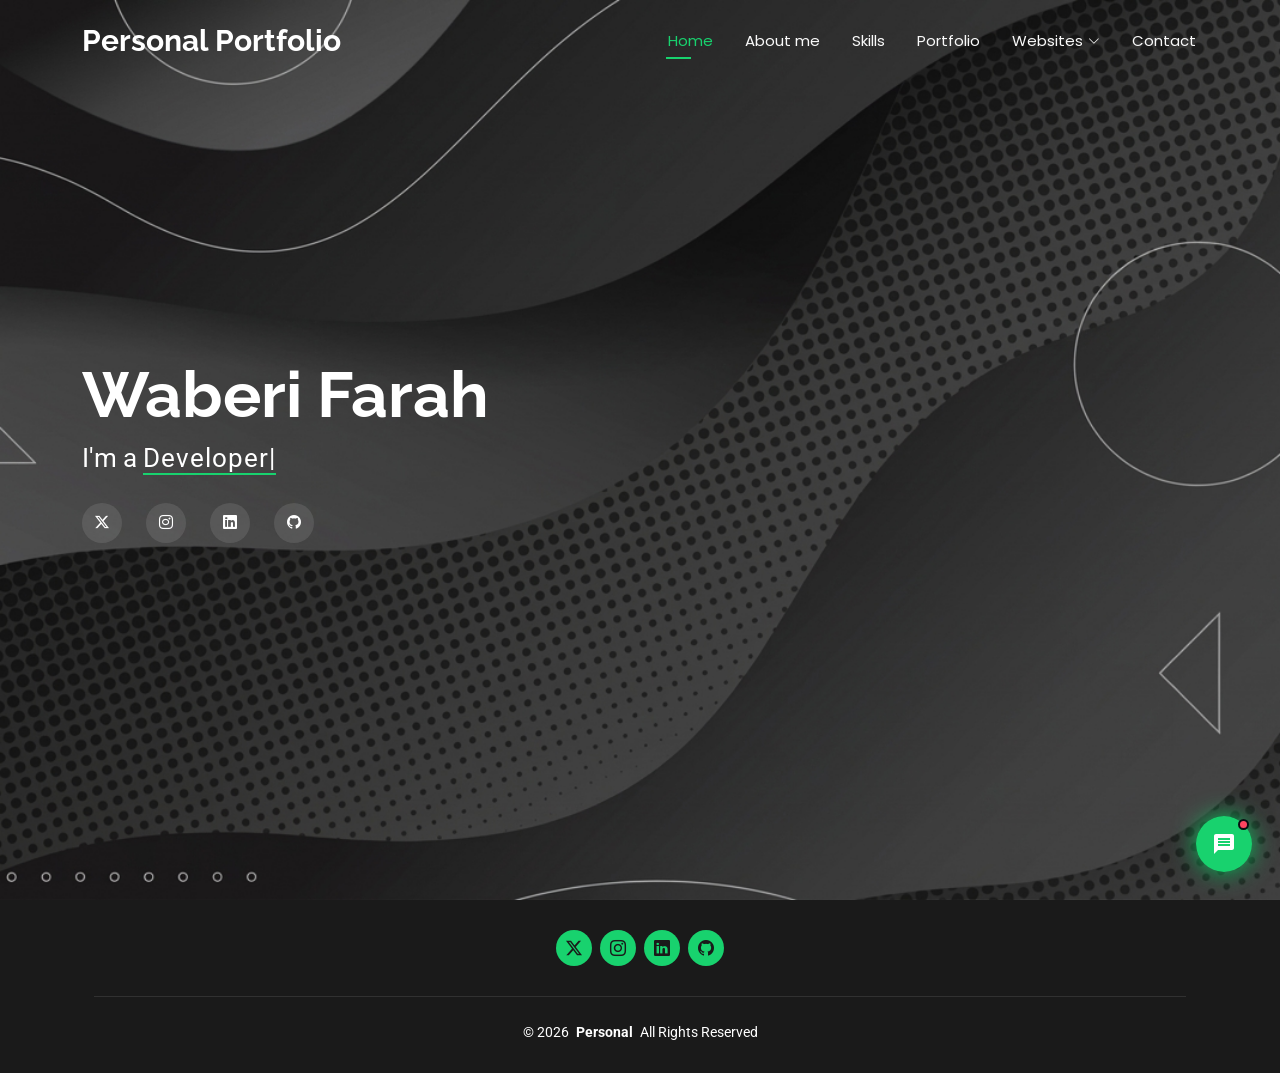
<file: index.html>
<!DOCTYPE html>
<html lang="en">

<head>
  <meta charset="utf-8">
  <meta content="width=device-width, initial-scale=1.0" name="viewport">
  <title>Personal Portfolio</title>
  <meta name="description" content="">
  <meta name="keywords" content="">

  <!-- Favicons -->
  <link href="#" rel="icon">
  <link href="#" rel="apple-touch-icon">

  <!-- Fonts -->
  <link href="https://fonts.googleapis.com" rel="preconnect">
  <link href="https://fonts.gstatic.com" rel="preconnect" crossorigin>
  <link href="https://fonts.googleapis.com/css2?family=Roboto:ital,wght@0,100;0,300;0,400;0,500;0,700;0,900;1,100;1,300;1,400;1,500;1,700;1,900&family=Poppins:ital,wght@0,100;0,200;0,300;0,400;0,500;0,600;0,700;0,800;0,900;1,100;1,200;1,300;1,400;1,500;1,600;1,700;1,800;1,900&family=Raleway:ital,wght@0,100;0,200;0,300;0,400;0,500;0,600;0,700;0,800;0,900;1,100;1,200;1,300;1,400;1,500;1,600;1,700;1,800;1,900&display=swap" rel="stylesheet">

  <!-- Vendor CSS Files -->
  <link href="assets/vendor/bootstrap/css/bootstrap.min.css" rel="stylesheet">
  <link href="assets/vendor/bootstrap-icons/bootstrap-icons.css" rel="stylesheet">
  <link href="assets/vendor/aos/aos.css" rel="stylesheet">
  <link href="assets/vendor/swiper/swiper-bundle.min.css" rel="stylesheet">
  <link href="assets/vendor/glightbox/css/glightbox.min.css" rel="stylesheet">

  <!-- Main CSS File -->
  <link href="assets/css/main.css" rel="stylesheet">
  <link href="assets/css/chatbot.css" rel="stylesheet">

</head>

<body class="index-page">

  <header id="header" class="header d-flex align-items-center fixed-top">
    <div class="container-fluid container-xl position-relative d-flex align-items-center justify-content-between">

      <a href="index.html" class="logo d-flex align-items-center">
        <!-- Uncomment the line below if you also wish to use an image logo -->
        <!-- <img src="assets/img/logo.webp" alt=""> -->
        <h1 class="sitename">Personal Portfolio</h1>
      </a>

      <nav id="navmenu" class="navmenu">
        <ul>
          <li><a href="index.html" class="active">Home</a></li>
          <li><a href="about.html">About me</a></li>
          <li><a href="skills.html">Skills</a></li>
          <li><a href="portfolio.html">Portfolio</a></li>
          <li class="dropdown"><a href="#"><span>Websites</span> <i class="bi bi-chevron-down toggle-dropdown"></i></a>
            <ul>
              <li><a href="https://billionaires.karlosoft.com/">Spend-Billionaires</a></li>
              <li><a href="https://javalab.org/en/bubble_pop_en/">Bubble pop</a></li>
              <li><a href="#">Deep Dropdown 3</a></li>
              <li><a href="#">Deep Dropdown 4</a></li>
              <li><a href="#">Deep Dropdown 5</a></li>
            </ul>
          </li>
          <li><a href="contact.html">Contact</a></li>
        </ul>
        <i class="mobile-nav-toggle d-xl-none bi bi-list"></i>
      </nav>

    </div>
  </header>

  <main class="main">

    <!-- Hero Section -->
    <section id="hero" class="hero section dark-background">

      <img src="assets/img/home_page_bg.png" alt="" data-aos="fade-in">

      <div class="container" data-aos="zoom-out" data-aos-delay="100">
        <h2>Waberi Farah</h2>
        <p>I'm a <span class="typed" data-typed-items="Developer, Freelancer, Amateur Footballer, Pizza Lover"></span><span class="typed-cursor typed-cursor--blink"></span></p>
        <div class="social-links">
          <a href="#"><i class="bi bi-twitter-x"></i></a>
          <a href="#"><i class="bi bi-instagram"></i></a>
          <a href="#"><i class="bi bi-linkedin"></i></a>
          <a href="https://github.com/wab-devx"><i class="bi bi-github"></i></a>
        </div>
      </div>

    </section><!-- /Hero Section -->

    <!-- Chatbot widget -->
    <div id="chat-widget">
      <div id="chat-panel">
        <div class="chat-header">
          <div class="avatar">🤖</div>
          <div class="chat-header-info">
            <div class="chat-header-name">Portfolio Assistant</div>
            <div class="chat-header-sub"><span class="online-dot"></span> online · ask me anything</div>
          </div>
        </div>
        <div class="chat-chips">
          <div class="chip" onclick="sendChip('About')">About</div>
          <div class="chip" onclick="sendChip('Resume')">Portfolio</div>
          <div class="chip" onclick="sendChip('Skills')">Skills</div>
          <div class="chip" onclick="sendChip('Contact')">Contact</div>
        </div>
        <div class="chat-messages" id="chat-messages">
          <div class="msg bot">
            <div class="msg-avatar">🤖</div>
            <div class="bubble">Hey! 👋 I'm your portfolio assistant. Ask me about the <strong>About</strong>, <strong>Resume</strong>, <strong>Skills</strong>, or <strong>Contact</strong> sections!</div>
          </div>
        </div>
        <div class="chat-input-area">
          <textarea id="chat-input" rows="1" placeholder="Ask something…" onkeydown="handleKey(event)" oninput="autoResize(this)"></textarea>
          <button id="chat-send" onclick="sendMessage()" title="Send">
            <svg viewBox="0 0 24 24"><path d="M2.01 21L23 12 2.01 3 2 10l15 2-15 2z"/></svg>
          </button>
        </div>
      </div>
      <button id="chat-toggle" onclick="toggleChat()">
        <div class="dot"></div>
        <svg class="icon-chat" viewBox="0 0 24 24"><path d="M20 2H4c-1.1 0-2 .9-2 2v18l4-4h14c1.1 0 2-.9 2-2V4c0-1.1-.9-2-2-2zm-2 12H6v-2h12v2zm0-3H6V9h12v2zm0-3H6V6h12v2z"/></svg>
        <svg class="icon-close" viewBox="0 0 24 24"><path d="M19 6.41L17.59 5 12 10.59 6.41 5 5 6.41 10.59 12 5 17.59 6.41 19 12 13.41 17.59 19 19 17.59 13.41 12z"/></svg>
      </button>
    </div>

  </main>

  <footer id="footer" class="footer dark-background">
    <div class="container">
      <div class="social-links d-flex justify-content-center">
        <a href=""><i class="bi bi-twitter-x"></i></a>
        <a href=""><i class="bi bi-instagram"></i></a>
        <a href=""><i class="bi bi-linkedin"></i></a>
        <a href="https://github.com/wab-devx"><i class="bi bi-github"></i></a>
      </div>
      <div class="container">
        <div class="copyright">
          <span>&copy; 2026</span> <strong class="px-1 sitename">Personal</strong> <span>All Rights Reserved</span>
        </div>
      </div>
    </div>
  </footer>

  <!-- Scroll Top -->
  <a href="#" id="scroll-top" class="scroll-top d-flex align-items-center justify-content-center"><i class="bi bi-arrow-up-short"></i></a>

  <!-- Preloader -->
  <div id="preloader"></div>

  <!-- Vendor JS Files -->
  <script src="assets/vendor/bootstrap/js/bootstrap.bundle.min.js"></script>
  <script src="assets/vendor/php-email-form/validate.js"></script>
  <script src="assets/vendor/aos/aos.js"></script>
  <script src="assets/vendor/typed.js/typed.umd.js"></script>
  <script src="assets/vendor/purecounter/purecounter_vanilla.js"></script>
  <script src="assets/vendor/waypoints/noframework.waypoints.js"></script>
  <script src="assets/vendor/swiper/swiper-bundle.min.js"></script>
  <script src="assets/vendor/glightbox/js/glightbox.min.js"></script>
  <script src="assets/vendor/imagesloaded/imagesloaded.pkgd.min.js"></script>
  <script src="assets/vendor/isotope-layout/isotope.pkgd.min.js"></script>

  <!-- Main JS File -->
  <script src="assets/js/main.js"></script>
  <script src="assets/js/chatbot.js"></script>

</body>

</html>
</file>
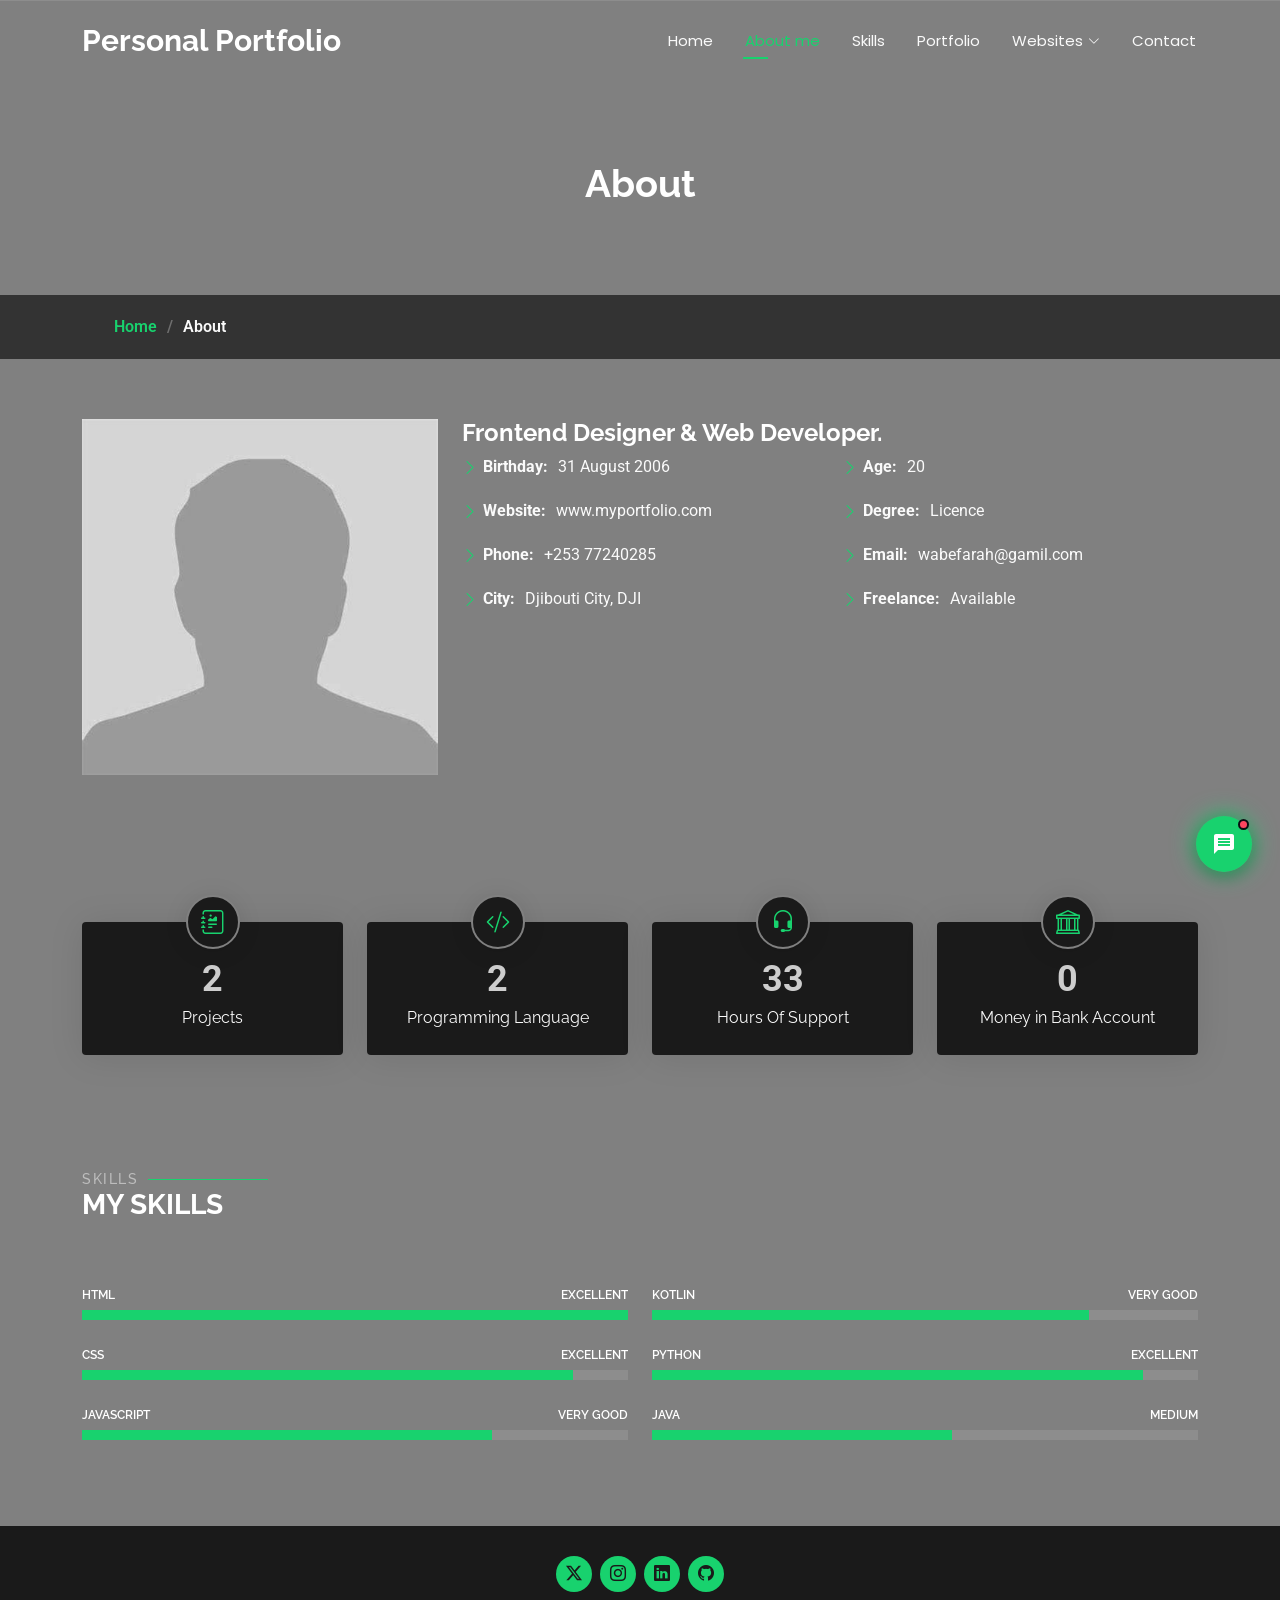
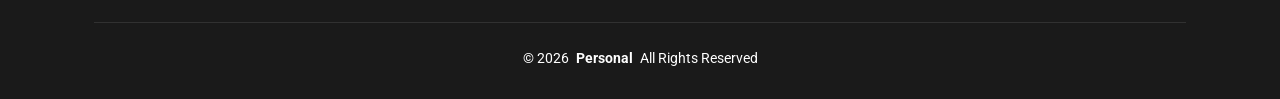
<file: about.html>
<!DOCTYPE html>
<html lang="en">

<head>
  <meta charset="utf-8">
  <meta content="width=device-width, initial-scale=1.0" name="viewport">
  <title>About</title>
  <meta name="description" content="">
  <meta name="keywords" content="">

  <!-- Favicons -->
  <link href="#" rel="icon">
  <link href="#" rel="apple-touch-icon">

  <!-- Fonts -->
  <link href="https://fonts.googleapis.com" rel="preconnect">
  <link href="https://fonts.gstatic.com" rel="preconnect" crossorigin>
  <link href="https://fonts.googleapis.com/css2?family=Roboto:ital,wght@0,100;0,300;0,400;0,500;0,700;0,900;1,100;1,300;1,400;1,500;1,700;1,900&family=Poppins:ital,wght@0,100;0,200;0,300;0,400;0,500;0,600;0,700;0,800;0,900;1,100;1,200;1,300;1,400;1,500;1,600;1,700;1,800;1,900&family=Raleway:ital,wght@0,100;0,200;0,300;0,400;0,500;0,600;0,700;0,800;0,900;1,100;1,200;1,300;1,400;1,500;1,600;1,700;1,800;1,900&display=swap" rel="stylesheet">

  <!-- Vendor CSS Files -->
  <link href="assets/vendor/bootstrap/css/bootstrap.min.css" rel="stylesheet">
  <link href="assets/vendor/bootstrap-icons/bootstrap-icons.css" rel="stylesheet">
  <link href="assets/vendor/aos/aos.css" rel="stylesheet">
  <link href="assets/vendor/swiper/swiper-bundle.min.css" rel="stylesheet">
  <link href="assets/vendor/glightbox/css/glightbox.min.css" rel="stylesheet">

  <!-- Main CSS File -->
  <link href="assets/css/main.css" rel="stylesheet">
  <link href="assets/css/chatbot.css" rel="stylesheet">


</head>

<body class="about-page">

  <header id="header" class="header d-flex align-items-center fixed-top">
    <div class="container-fluid container-xl position-relative d-flex align-items-center justify-content-between">

      <a href="index.html" class="logo d-flex align-items-center">
        <!-- Uncomment the line below if you also wish to use an image logo -->
        <!-- <img src="assets/img/logo.webp" alt=""> -->
        <h1 class="sitename">Personal Portfolio</h1>
      </a>

      <nav id="navmenu" class="navmenu">
        <ul>
          <li><a href="index.html">Home</a></li>
          <li><a href="about.html" class="active">About me</a></li>
          <li><a href="skills.html">Skills</a></li>
          <li><a href="portfolio.html">Portfolio</a></li>
          <li class="dropdown"><a href="#"><span>Websites</span> <i class="bi bi-chevron-down toggle-dropdown"></i></a>
            <ul>
              <li><a href="https://billionaires.karlosoft.com/">Spend-Billionaires</a></li>
              <li><a href="https://javalab.org/en/bubble_pop_en/">Bubble pop</a></li>
              <li><a href="#">Deep Dropdown 3</a></li>
              <li><a href="#">Deep Dropdown 4</a></li>
              <li><a href="#">Deep Dropdown 5</a></li>
            </ul>
          </li>
          <li><a href="contact.html">Contact</a></li>
        </ul>
        <i class="mobile-nav-toggle d-xl-none bi bi-list"></i>
      </nav>

    </div>
  </header>

  <main class="main">

    <!-- Page Title -->
    <div class="page-title" data-aos="fade">
      <div class="heading">
        <div class="container">
          <div class="row d-flex justify-content-center text-center">
            <div class="col-lg-8">
              <h1>About</h1>
            </div>
          </div>
        </div>
      </div>
      <nav class="breadcrumbs">
        <div class="container">
          <ol>
            <li><a href="index.html">Home</a></li>
            <li class="current">About</li>
          </ol>
        </div>
      </nav>
    </div><!-- End Page Title -->

    <!-- About Section -->
    <section id="about" class="about section">

      <div class="container" data-aos="fade-up" data-aos-delay="100">

        <div class="row gy-4 justify-content-center">
          <div class="col-lg-4">
            <img src="assets/img/John Doe.jpg" class="img-fluid" alt="">
          </div>
          <div class="col-lg-8 content">
            <h2>Frontend Designer &amp; Web Developer.</h2>
            <div class="row">
              <div class="col-lg-6">
                <ul>
                  <li><i class="bi bi-chevron-right"></i> <strong>Birthday:</strong> <span>31 August 2006</span></li>
                  <li><i class="bi bi-chevron-right"></i> <strong>Website:</strong> <span>www.myportfolio.com</span></li>
                  <li><i class="bi bi-chevron-right"></i> <strong>Phone:</strong> <span>+253 77240285</span></li>
                  <li><i class="bi bi-chevron-right"></i> <strong>City:</strong> <span>Djibouti City, DJI</span></li>
                </ul>
              </div>
              <div class="col-lg-6">
                <ul>
                  <li><i class="bi bi-chevron-right"></i> <strong>Age:</strong> <span>20</span></li>
                  <li><i class="bi bi-chevron-right"></i> <strong>Degree:</strong> <span>Licence</span></li>
                  <li><i class="bi bi-chevron-right"></i> <strong>Email:</strong> <span>wabefarah@gamil.com</span></li>
                  <li><i class="bi bi-chevron-right"></i> <strong>Freelance:</strong> <span>Available</span></li>
                </ul>
              </div>
            </div>
          </div>
        </div>

      </div>

    </section><!-- /About Section -->

    <!-- Stats Section -->
    <section id="stats" class="stats section">

      <div class="container" data-aos="fade-up" data-aos-delay="100">

        <div class="row gy-4">

          <div class="col-lg-3 col-md-6 d-flex flex-column align-items-center">
            <i class="bi bi-journal-richtext"></i>
            <div class="stats-item">
              <span data-purecounter-start="0" data-purecounter-end="5" data-purecounter-duration="1" class="purecounter"></span>
              <p>Projects</p>
            </div>
          </div><!-- End Stats Item -->

          <div class="col-lg-3 col-md-6 d-flex flex-column align-items-center">
            <i class="bi bi-code-slash"></i>
            <div class="stats-item">
              <span data-purecounter-start="0" data-purecounter-end="7" data-purecounter-duration="1" class="purecounter"></span>
              <p>Programming Language</p>
            </div>
          </div><!-- End Stats Item -->

          <div class="col-lg-3 col-md-6 d-flex flex-column align-items-center">
            <i class="bi bi-headset"></i>
            <div class="stats-item">
              <span data-purecounter-start="0" data-purecounter-end="100" data-purecounter-duration="1" class="purecounter"></span>
              <p>Hours Of Support</p>
            </div>
          </div><!-- End Stats Item -->

          <div class="col-lg-3 col-md-6 d-flex flex-column align-items-center">
            <i class="bi bi-bank"></i>
            <div class="stats-item">
              <span data-purecounter-start="0" data-purecounter-end="0" data-purecounter-duration="1" class="purecounter"></span>
              <p>Money in Bank Account</p>
            </div>
          </div><!-- End Stats Item -->

        </div>

      </div>

    </section><!-- /Stats Section -->

    <!-- Skills Section -->
    <section id="skills" class="skills section">

      <!-- Section Title -->
      <div class="container section-title" data-aos="fade-up">
        <h2>Skills</h2>
        <div><span>My</span> <span class="description-title">Skills</span></div>
      </div><!-- End Section Title -->

      <div class="container" data-aos="fade-up" data-aos-delay="100">

        <div class="row skills-content skills-animation">

          <div class="col-lg-6">

            <div class="progress">
              <span class="skill"><span>HTML</span> <i class="val">Excellent</i></span>
              <div class="progress-bar-wrap">
                <div class="progress-bar" role="progressbar" aria-valuenow="100" aria-valuemin="0" aria-valuemax="100"></div>
              </div>
            </div><!-- End Skills Item -->

            <div class="progress">
              <span class="skill"><span>CSS</span> <i class="val">Excellent</i></span>
              <div class="progress-bar-wrap">
                <div class="progress-bar" role="progressbar" aria-valuenow="90" aria-valuemin="0" aria-valuemax="100"></div>
              </div>
            </div><!-- End Skills Item -->

            <div class="progress">
              <span class="skill"><span>JavaScript</span> <i class="val">Very Good</i></span>
              <div class="progress-bar-wrap">
                <div class="progress-bar" role="progressbar" aria-valuenow="75" aria-valuemin="0" aria-valuemax="100"></div>
              </div>
            </div><!-- End Skills Item -->

          </div>

          <div class="col-lg-6">

            <div class="progress">
              <span class="skill"><span>Kotlin</span> <i class="val">Very Good</i></span>
              <div class="progress-bar-wrap">
                <div class="progress-bar" role="progressbar" aria-valuenow="80" aria-valuemin="0" aria-valuemax="100"></div>
              </div>
            </div> <!-- End Skills Item -->

            <div class="progress">
              <span class="skill"><span>Python</span> <i class="val">Excellent</i></span>
              <div class="progress-bar-wrap">
                <div class="progress-bar" role="progressbar" aria-valuenow="90" aria-valuemin="0" aria-valuemax="100"></div>
              </div>
            </div><!-- End Skills Item -->

            <div class="progress">
              <span class="skill"><span>Java</span> <i class="val">Medium</i></span>
              <div class="progress-bar-wrap">
                <div class="progress-bar" role="progressbar" aria-valuenow="55" aria-valuemin="0" aria-valuemax="100"></div>
              </div>
            </div><!-- End Skills Item -->

          </div>

        </div>

      </div>
 
    </section><!-- /Skills Section -->

    <!-- Chatbot widget --> 
    <div id="chat-widget">
      <div id="chat-panel">
        <div class="chat-header">
          <div class="avatar">🤖</div>
          <div class="chat-header-info">
            <div class="chat-header-name">Portfolio Assistant</div>
            <div class="chat-header-sub"><span class="online-dot"></span> online · ask me anything</div>
          </div>
        </div>
        <div class="chat-chips">
          <div class="chip" onclick="sendChip('About')">About</div>
          <div class="chip" onclick="sendChip('Resume')">Portfolio</div>
          <div class="chip" onclick="sendChip('Skills')">Skills</div>
          <div class="chip" onclick="sendChip('Contact')">Contact</div>
        </div>
        <div class="chat-messages" id="chat-messages">
          <div class="msg bot">
            <div class="msg-avatar">🤖</div>
            <div class="bubble">Hey! 👋 I'm your portfolio assistant. Ask me about the <strong>About</strong>, <strong>Resume</strong>, <strong>Skills</strong>, or <strong>Contact</strong> sections!</div>
          </div>
        </div>
        <div class="chat-input-area">
          <textarea id="chat-input" rows="1" placeholder="Ask something…" onkeydown="handleKey(event)" oninput="autoResize(this)"></textarea>
          <button id="chat-send" onclick="sendMessage()" title="Send">
            <svg viewBox="0 0 24 24"><path d="M2.01 21L23 12 2.01 3 2 10l15 2-15 2z"/></svg>
          </button>
        </div>
      </div>

      <button id="chat-toggle" onclick="toggleChat()">
        <div class="dot"></div>
        <svg class="icon-chat" viewBox="0 0 24 24"><path d="M20 2H4c-1.1 0-2 .9-2 2v18l4-4h14c1.1 0 2-.9 2-2V4c0-1.1-.9-2-2-2zm-2 12H6v-2h12v2zm0-3H6V9h12v2zm0-3H6V6h12v2z"/></svg>
        <svg class="icon-close" viewBox="0 0 24 24"><path d="M19 6.41L17.59 5 12 10.59 6.41 5 5 6.41 10.59 12 5 17.59 6.41 19 12 13.41 17.59 19 19 17.59 13.41 12z"/></svg>
      </button>

    </div>

  </main>

  <footer id="footer" class="footer dark-background">
    <div class="container">
      <div class="social-links d-flex justify-content-center">
        <a href=""><i class="bi bi-twitter-x"></i></a>
        <a href=""><i class="bi bi-instagram"></i></a>
        <a href=""><i class="bi bi-linkedin"></i></a>
        <a href=""><i class="bi bi-github"></i></a>
      </div>
      <div class="container">
        <div class="copyright">
          <span>&copy; 2026</span> <strong class="px-1 sitename">Personal</strong> <span>All Rights Reserved</span>
        </div>
      </div>
    </div>
  </footer>

  <!-- Scroll Top -->
  <a href="#" id="scroll-top" class="scroll-top d-flex align-items-center justify-content-center"><i class="bi bi-arrow-up-short"></i></a>

  <!-- Preloader -->
  <div id="preloader"></div>

  <!-- Vendor JS Files -->
  <script src="assets/vendor/bootstrap/js/bootstrap.bundle.min.js"></script>
  <script src="assets/vendor/php-email-form/validate.js"></script>
  <script src="assets/vendor/aos/aos.js"></script>
  <script src="assets/vendor/typed.js/typed.umd.js"></script>
  <script src="assets/vendor/purecounter/purecounter_vanilla.js"></script>
  <script src="assets/vendor/waypoints/noframework.waypoints.js"></script>
  <script src="assets/vendor/swiper/swiper-bundle.min.js"></script>
  <script src="assets/vendor/glightbox/js/glightbox.min.js"></script>
  <script src="assets/vendor/imagesloaded/imagesloaded.pkgd.min.js"></script>
  <script src="assets/vendor/isotope-layout/isotope.pkgd.min.js"></script>

  <!-- Main JS File -->
  <script src="assets/js/main.js"></script>
  <script src="assets/js/chatbot.js"></script>

<!-- Chatbot Widget -->

</body>

</html>
</file>
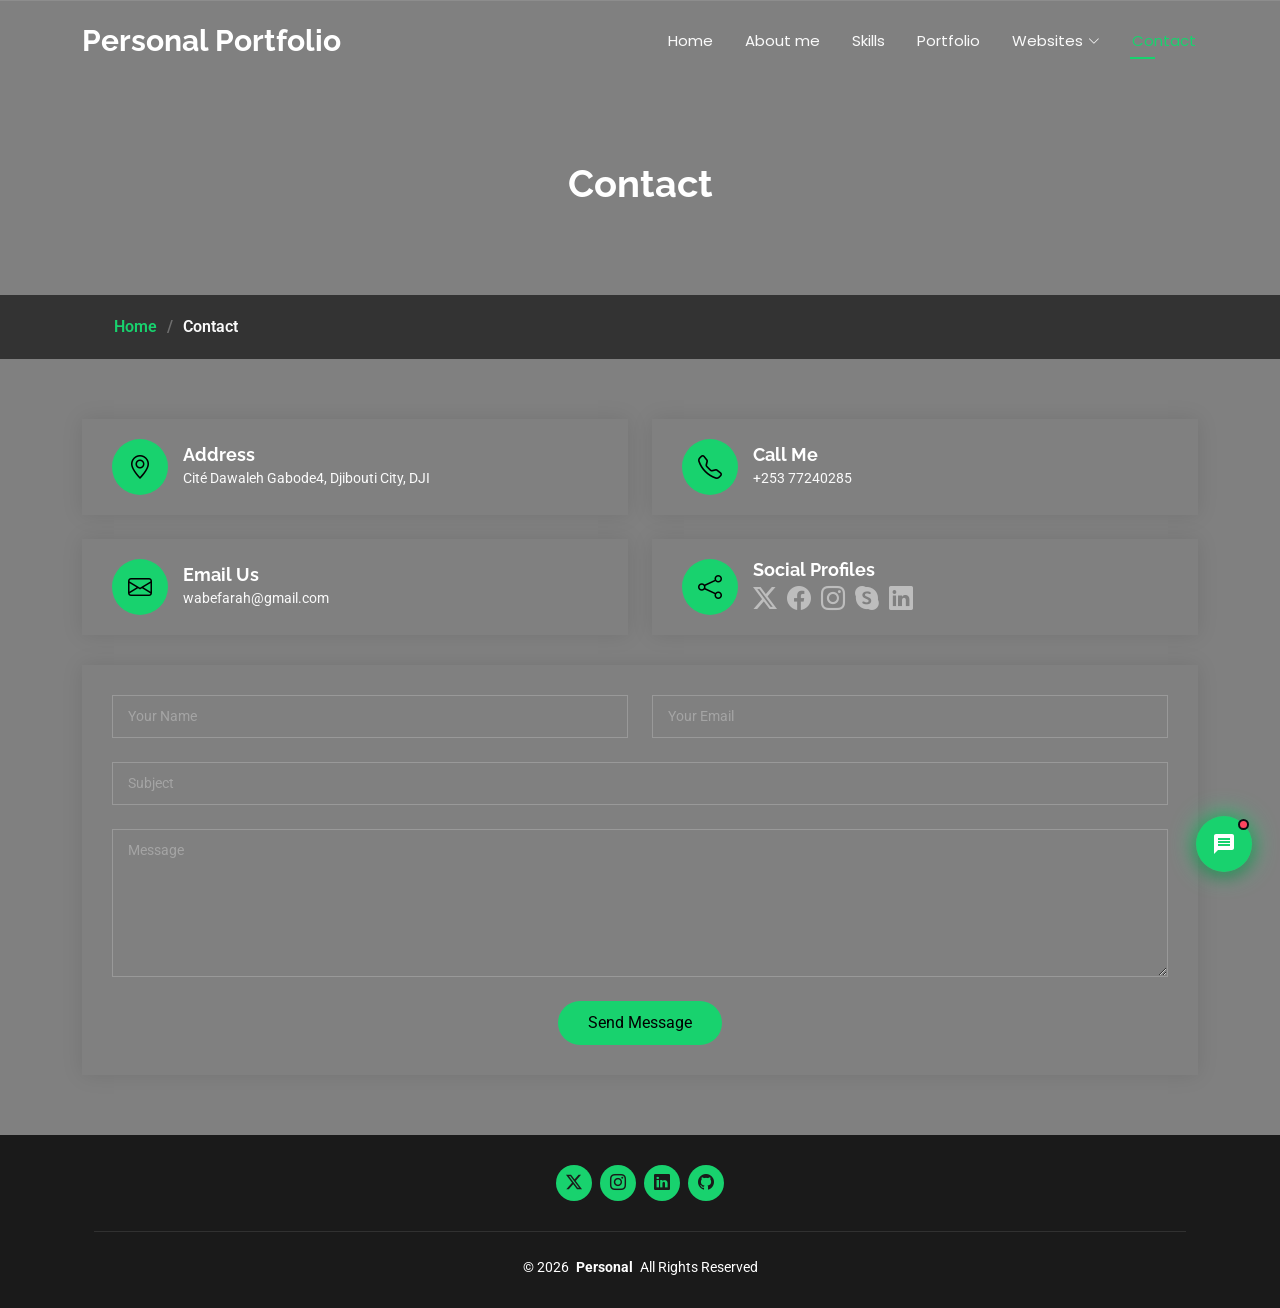
<file: contact.html>
<!DOCTYPE html>
<html lang="en">

<head>
  <meta charset="utf-8">
  <meta content="width=device-width, initial-scale=1.0" name="viewport">
  <title>Contact</title>
  <meta name="description" content="">
  <meta name="keywords" content="">

  <!-- Favicons -->
  <link href="#" rel="icon">
  <link href="#" rel="apple-touch-icon">

  <!-- Fonts -->
  <link href="https://fonts.googleapis.com" rel="preconnect">
  <link href="https://fonts.gstatic.com" rel="preconnect" crossorigin>
  <link href="https://fonts.googleapis.com/css2?family=Roboto:ital,wght@0,100;0,300;0,400;0,500;0,700;0,900;1,100;1,300;1,400;1,500;1,700;1,900&family=Poppins:ital,wght@0,100;0,200;0,300;0,400;0,500;0,600;0,700;0,800;0,900;1,100;1,200;1,300;1,400;1,500;1,600;1,700;1,800;1,900&family=Raleway:ital,wght@0,100;0,200;0,300;0,400;0,500;0,600;0,700;0,800;0,900;1,100;1,200;1,300;1,400;1,500;1,600;1,700;1,800;1,900&display=swap" rel="stylesheet">

  <!-- Vendor CSS Files -->
  <link href="assets/vendor/bootstrap/css/bootstrap.min.css" rel="stylesheet">
  <link href="assets/vendor/bootstrap-icons/bootstrap-icons.css" rel="stylesheet">
  <link href="assets/vendor/aos/aos.css" rel="stylesheet">
  <link href="assets/vendor/swiper/swiper-bundle.min.css" rel="stylesheet">
  <link href="assets/vendor/glightbox/css/glightbox.min.css" rel="stylesheet">

  <!-- Main CSS File -->
  <link href="assets/css/main.css" rel="stylesheet">
  <link href="assets/css/chatbot.css" rel="stylesheet">

</head>

<body class="contact-page">

  <header id="header" class="header d-flex align-items-center fixed-top">
    <div class="container-fluid container-xl position-relative d-flex align-items-center justify-content-between">

      <a href="index.html" class="logo d-flex align-items-center">
        <!-- Uncomment the line below if you also wish to use an image logo -->
        <!-- <img src="assets/img/logo.webp" alt=""> -->
        <h1 class="sitename">Personal Portfolio</h1>
      </a>

      <nav id="navmenu" class="navmenu">
        <ul>
          <li><a href="index.html">Home</a></li>
          <li><a href="about.html">About me</a></li>
          <li><a href="skills.html">Skills</a></li>
          <li><a href="portfolio.html">Portfolio</a></li>
          <li class="dropdown"><a href="#"><span>Websites</span> <i class="bi bi-chevron-down toggle-dropdown"></i></a>
            <ul>
              <li><a href="https://billionaires.karlosoft.com/">Spend-Billionaires</a></li>
              <li><a href="https://javalab.org/en/bubble_pop_en/">Bubble pop</a></li>
              <li><a href="#">Deep Dropdown 3</a></li>
              <li><a href="#">Deep Dropdown 4</a></li>
              <li><a href="#">Deep Dropdown 5</a></li>
            </ul>
          </li>
          <li><a href="contact.html" class="active">Contact</a></li>
        </ul>
        <i class="mobile-nav-toggle d-xl-none bi bi-list"></i>
      </nav>

    </div>
  </header>

  <main class="main">

    <!-- Page Title -->
    <div class="page-title" data-aos="fade">
      <div class="heading">
        <div class="container">
          <div class="row d-flex justify-content-center text-center">
            <div class="col-lg-8">
              <h1>Contact</h1>
            </div>
          </div>
        </div>
      </div>
      <nav class="breadcrumbs">
        <div class="container">
          <ol>
            <li><a href="index.html">Home</a></li>
            <li class="current">Contact</li>
          </ol>
        </div>
      </nav>
    </div><!-- End Page Title -->

    <!-- Contact Section -->
    <section id="contact" class="contact section">

      <div class="container" data-aos="fade-up" data-aos-delay="100">

        <div class="row gy-4">

          <div class="col-md-6">
            <div class="info-item d-flex align-items-center" data-aos="fade-up" data-aos-delay="200">
              <i class="icon bi bi-geo-alt flex-shrink-0"></i>
              <div>
                <h3>Address</h3>
                <p>Cité Dawaleh Gabode4, Djibouti City, DJI</p>
              </div>
            </div>
          </div><!-- End Info Item -->

          <div class="col-md-6">
            <div class="info-item d-flex align-items-center" data-aos="fade-up" data-aos-delay="300">
              <i class="icon bi bi-telephone flex-shrink-0"></i>
              <div>
                <h3>Call Me</h3>
                <p>+253 77240285</p>
              </div>
            </div>
          </div><!-- End Info Item -->

          <div class="col-md-6">
            <div class="info-item d-flex align-items-center" data-aos="fade-up" data-aos-delay="400">
              <i class="icon bi bi-envelope flex-shrink-0"></i>
              <div>
                <h3>Email Us</h3>
                <p>wabefarah@gmail.com</p>
              </div>
            </div>
          </div><!-- End Info Item -->

          <div class="col-md-6">
            <div class="info-item d-flex align-items-center" data-aos="fade-up" data-aos-delay="500">
              <i class="icon bi bi-share flex-shrink-0"></i>
              <div>
                <h3>Social Profiles</h3>
                <div class="social-links">
                  <a href="#"><i class="bi bi-twitter-x"></i></a>
                  <a href="#"><i class="bi bi-facebook"></i></a>
                  <a href="#"><i class="bi bi-instagram"></i></a>
                  <a href="#"><i class="bi bi-skype"></i></a>
                  <a href="#"><i class="bi bi-linkedin"></i></a>
                </div>
              </div>
            </div>
          </div><!-- End Info Item -->

        </div>

        <form action="forms/contact.php" method="post" class="php-email-form" data-aos="fade-up" data-aos-delay="600">
          <div class="row gy-4">

            <div class="col-md-6">
              <input type="text" name="name" class="form-control" placeholder="Your Name" required="">
            </div>

            <div class="col-md-6 ">
              <input type="email" class="form-control" name="email" placeholder="Your Email" required="">
            </div>

            <div class="col-md-12">
              <input type="text" class="form-control" name="subject" placeholder="Subject" required="">
            </div>

            <div class="col-md-12">
              <textarea class="form-control" name="message" rows="6" placeholder="Message" required=""></textarea>
            </div>

            <div class="col-md-12 text-center">
              <div class="loading">Loading</div>
              <div class="error-message"></div>
              <div class="sent-message">Your message has been sent. Thank you!</div>

              <button type="submit">Send Message</button>
            </div>

          </div>
        </form><!-- End Contact Form -->

      </div>

    </section><!-- /Contact Section -->

    <!-- Chatbot widget -->
    <div id="chat-widget">
      <div id="chat-panel">
        <div class="chat-header">
          <div class="avatar">🤖</div>
          <div class="chat-header-info">
            <div class="chat-header-name">Portfolio Assistant</div>
            <div class="chat-header-sub"><span class="online-dot"></span> online · ask me anything</div>
          </div>
        </div>
        <div class="chat-chips">
          <div class="chip" onclick="sendChip('About')">About</div>
          <div class="chip" onclick="sendChip('Resume')">Portfolio</div>
          <div class="chip" onclick="sendChip('Skills')">Skills</div>
          <div class="chip" onclick="sendChip('Contact')">Contact</div>
        </div>
        <div class="chat-messages" id="chat-messages">
          <div class="msg bot">
            <div class="msg-avatar">🤖</div>
            <div class="bubble">Hey! 👋 I'm your portfolio assistant. Ask me about the <strong>About</strong>, <strong>Resume</strong>, <strong>Skills</strong>, or <strong>Contact</strong> sections!</div>
          </div>
        </div>
        <div class="chat-input-area">
          <textarea id="chat-input" rows="1" placeholder="Ask something…" onkeydown="handleKey(event)" oninput="autoResize(this)"></textarea>
          <button id="chat-send" onclick="sendMessage()" title="Send">
            <svg viewBox="0 0 24 24"><path d="M2.01 21L23 12 2.01 3 2 10l15 2-15 2z"/></svg>
          </button>
        </div>
      </div>
 
      <button id="chat-toggle" onclick="toggleChat()">
        <div class="dot"></div>
        <svg class="icon-chat" viewBox="0 0 24 24"><path d="M20 2H4c-1.1 0-2 .9-2 2v18l4-4h14c1.1 0 2-.9 2-2V4c0-1.1-.9-2-2-2zm-2 12H6v-2h12v2zm0-3H6V9h12v2zm0-3H6V6h12v2z"/></svg>
        <svg class="icon-close" viewBox="0 0 24 24"><path d="M19 6.41L17.59 5 12 10.59 6.41 5 5 6.41 10.59 12 5 17.59 6.41 19 12 13.41 17.59 19 19 17.59 13.41 12z"/></svg>
      </button>
    </div>

  </main>

  <footer id="footer" class="footer dark-background">
    <div class="container">
      <div class="social-links d-flex justify-content-center">
        <a href=""><i class="bi bi-twitter-x"></i></a>
        <a href=""><i class="bi bi-instagram"></i></a>
        <a href=""><i class="bi bi-linkedin"></i></a>
        <a href=""><i class="bi bi-github"></i></a>
      </div>
      <div class="container">
        <div class="copyright">
          <span>&copy; 2026</span> <strong class="px-1 sitename">Personal</strong> <span>All Rights Reserved</span>
        </div>
      </div>
    </div>
  </footer>

  <!-- Scroll Top -->
  <a href="#" id="scroll-top" class="scroll-top d-flex align-items-center justify-content-center"><i class="bi bi-arrow-up-short"></i></a>

  <!-- Preloader -->
  <div id="preloader"></div>

  <!-- Vendor JS Files -->
  <script src="assets/vendor/bootstrap/js/bootstrap.bundle.min.js"></script>
  <script src="assets/vendor/php-email-form/validate.js"></script>
  <script src="assets/vendor/aos/aos.js"></script>
  <script src="assets/vendor/typed.js/typed.umd.js"></script>
  <script src="assets/vendor/purecounter/purecounter_vanilla.js"></script>
  <script src="assets/vendor/waypoints/noframework.waypoints.js"></script>
  <script src="assets/vendor/swiper/swiper-bundle.min.js"></script>
  <script src="assets/vendor/glightbox/js/glightbox.min.js"></script>
  <script src="assets/vendor/imagesloaded/imagesloaded.pkgd.min.js"></script>
  <script src="assets/vendor/isotope-layout/isotope.pkgd.min.js"></script>

  <!-- Main JS File -->
  <script src="assets/js/main.js"></script>
  <script src="assets/js/chatbot.js"></script>

</body>

</html>
</file>
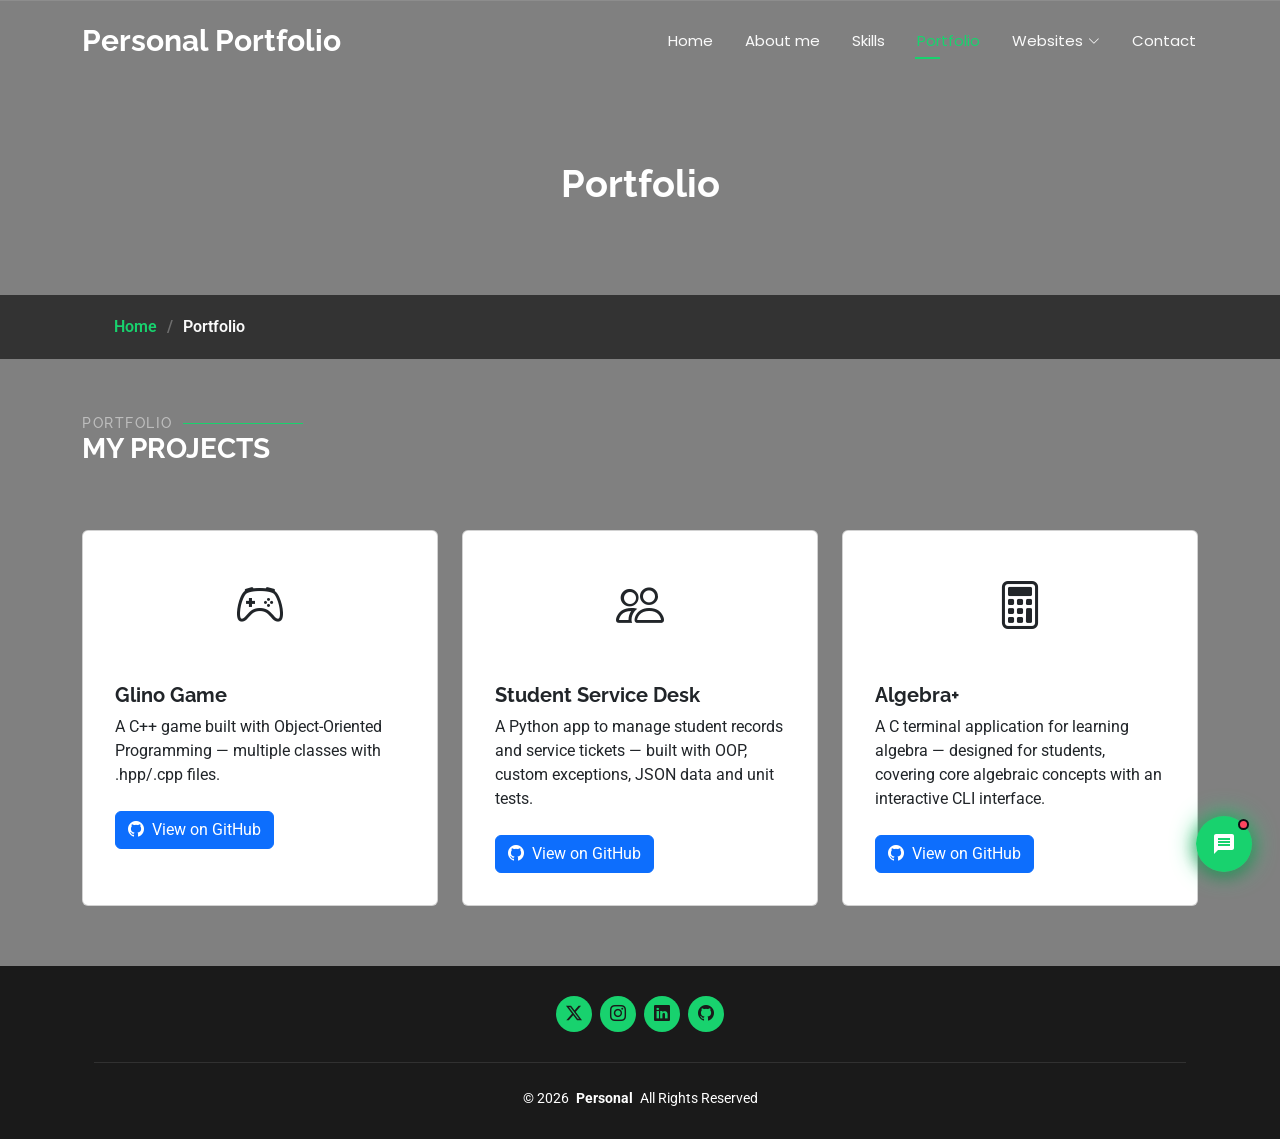
<file: portfolio.html>
<!DOCTYPE html>
<html lang="en">
 
<head>
  <meta charset="utf-8">
  <meta content="width=device-width, initial-scale=1.0" name="viewport">
  <title>Portfolio</title>
  <meta name="description" content="">
  <meta name="keywords" content="">
 
  <!-- Favicons -->
  <link href="#" rel="icon">
  <link href="#" rel="apple-touch-icon">
 
  <!-- Fonts -->
  <link href="https://fonts.googleapis.com" rel="preconnect">
  <link href="https://fonts.gstatic.com" rel="preconnect" crossorigin>
  <link href="https://fonts.googleapis.com/css2?family=Roboto:ital,wght@0,100;0,300;0,400;0,500;0,700;0,900;1,100;1,300;1,400;1,500;1,700;1,900&family=Poppins:ital,wght@0,100;0,200;0,300;0,400;0,500;0,600;0,700;0,800;0,900;1,100;1,200;1,300;1,400;1,500;1,600;1,700;1,800;1,900&family=Raleway:ital,wght@0,100;0,200;0,300;0,400;0,500;0,600;0,700;0,800;0,900;1,100;1,200;1,300;1,400;1,500;1,600;1,700;1,800;1,900&display=swap" rel="stylesheet">
 
  <!-- Vendor CSS Files -->
  <link href="assets/vendor/bootstrap/css/bootstrap.min.css" rel="stylesheet">
  <link href="assets/vendor/bootstrap-icons/bootstrap-icons.css" rel="stylesheet">
  <link href="assets/vendor/aos/aos.css" rel="stylesheet">
  <link href="assets/vendor/swiper/swiper-bundle.min.css" rel="stylesheet">
  <link href="assets/vendor/glightbox/css/glightbox.min.css" rel="stylesheet">
 
  <!-- Main CSS File -->
  <link href="assets/css/main.css" rel="stylesheet">
  <link href="assets/css/chatbot.css" rel="stylesheet">
 
</head>
 
<body class="portfolio-page">
 
  <header id="header" class="header d-flex align-items-center fixed-top">
    <div class="container-fluid container-xl position-relative d-flex align-items-center justify-content-between">
 
      <a href="index.html" class="logo d-flex align-items-center">
        <h1 class="sitename">Personal Portfolio</h1>
      </a>
 
      <nav id="navmenu" class="navmenu">
        <ul>
          <li><a href="index.html">Home</a></li>
          <li><a href="about.html">About me</a></li>
          <li><a href="skills.html">Skills</a></li>
          <li><a href="portfolio.html" class="active">Portfolio</a></li>
          <li class="dropdown"><a href="#"><span>Websites</span> <i class="bi bi-chevron-down toggle-dropdown"></i></a>
            <ul>
              <li><a href="https://billionaires.karlosoft.com/">Spend-Billionaires</a></li>
              <li><a href="https://javalab.org/en/bubble_pop_en/">Bubble pop</a></li>
              <li><a href="#">Deep Dropdown 3</a></li>
              <li><a href="#">Deep Dropdown 4</a></li>
              <li><a href="#">Deep Dropdown 5</a></li>
            </ul>
          </li>
          <li><a href="contact.html">Contact</a></li>
        </ul>
        <i class="mobile-nav-toggle d-xl-none bi bi-list"></i>
      </nav>
 
    </div>
  </header>
 
  <main class="main">
 
    <!-- Page Title -->
    <div class="page-title" data-aos="fade">
      <div class="heading">
        <div class="container">
          <div class="row d-flex justify-content-center text-center">
            <div class="col-lg-8">
              <h1>Portfolio</h1>
            </div>
          </div>
        </div>
      </div>
      <nav class="breadcrumbs">
        <div class="container">
          <ol>
            <li><a href="index.html">Home</a></li>
            <li class="current">Portfolio</li>
          </ol>
        </div>
      </nav>
    </div><!-- End Page Title -->
 
    <!-- Portfolio Section -->
    <section id="portfolio" class="portfolio section">
 
      <!-- Section Title -->
      <div class="container section-title" data-aos="fade-up">
        <h2>Portfolio</h2>
        <div><span>My</span> <span class="description-title">Projects</span></div>
      </div><!-- End Section Title -->
 
      <div class="container" data-aos="fade-up" data-aos-delay="100">
 
        <div class="row gy-4">
 
          <!-- Project 1 - Glino Game -->
          <div class="col-lg-4 col-md-6" data-aos="fade-up" data-aos-delay="100">
            <div class="card h-100 p-3">
              <div class="text-center py-4">
                <i class="bi bi-controller" style="font-size: 3rem;"></i>
              </div>
              <div class="card-body">
                <h5 class="card-title fw-bold">Glino Game</h5>
                <p class="card-text">
                  A C++ game built with Object-Oriented Programming —
                  multiple classes with .hpp/.cpp files.
                </p>
                <a href="https://github.com/wab-devx/Lucky-Lino.git" target="_blank" class="btn btn-primary mt-2">
                  <i class="bi bi-github me-1"></i> View on GitHub
                </a>
              </div>
            </div>
          </div>
 
          <!-- Project 2 - Student Service Desk -->
          <div class="col-lg-4 col-md-6" data-aos="fade-up" data-aos-delay="200">
            <div class="card h-100 p-3">
              <div class="text-center py-4">
                <i class="bi bi-people" style="font-size: 3rem;"></i>
              </div>
              <div class="card-body">
                <h5 class="card-title fw-bold">Student Service Desk</h5>
                <p class="card-text">
                  A Python app to manage student records and service tickets — built with OOP, custom exceptions, JSON data and unit tests.
                </p>
                <a href="https://github.com/wab-devx/student_desk_service.git" target="_blank" class="btn btn-primary mt-2">
                  <i class="bi bi-github me-1"></i> View on GitHub
                </a>
              </div>
            </div>
          </div>
 
          <!-- Project 3 -->
           <div class="col-lg-4 col-md-6" data-aos="fade-up" data-aos-delay="300">
            <div class="card h-100 p-3">
              <div class="text-center py-4">
                <i class="bi bi-calculator" style="font-size: 3rem;"></i>
              </div>
              <div class="card-body">
                <h5 class="card-title fw-bold">Algebra+</h5>
                <p class="card-text">
                  A C terminal application for learning algebra — designed for students, covering core algebraic concepts with an interactive CLI interface.
                </p>
                <a href="https://github.com/wab-devx/Algebra_plus" target="_blank" class="btn btn-primary mt-2">
                  <i class="bi bi-github me-1"></i> View on GitHub
                </a>
              </div>
            </div>
          </div>
 
        </div>
 
      </div>
 
    </section><!-- /Portfolio Section -->
 
    <!-- Chatbot Widget -->
    <div id="chat-widget">
      <div id="chat-panel">
        <div class="chat-header">
          <div class="avatar">🤖</div>
          <div class="chat-header-info">
            <div class="chat-header-name">Portfolio Assistant</div>
            <div class="chat-header-sub"><span class="online-dot"></span> online · ask me anything</div>
          </div>
        </div>
        <div class="chat-chips">
          <div class="chip" onclick="sendChip('About')">About</div>
          <div class="chip" onclick="sendChip('Resume')">Portfolio</div>
          <div class="chip" onclick="sendChip('Skills')">Skills</div>
          <div class="chip" onclick="sendChip('Contact')">Contact</div>
        </div>
        <div class="chat-messages" id="chat-messages">
          <div class="msg bot">
            <div class="msg-avatar">🤖</div>
            <div class="bubble">Hey! 👋 I'm your portfolio assistant. Ask me about the <strong>About</strong>, <strong>Resume</strong>, <strong>Skills</strong>, or <strong>Contact</strong> sections!</div>
          </div>
        </div>
        <div class="chat-input-area">
          <textarea id="chat-input" rows="1" placeholder="Ask something…" onkeydown="handleKey(event)" oninput="autoResize(this)"></textarea>
          <button id="chat-send" onclick="sendMessage()" title="Send">
            <svg viewBox="0 0 24 24"><path d="M2.01 21L23 12 2.01 3 2 10l15 2-15 2z"/></svg>
          </button>
        </div>
      </div>
 
      <button id="chat-toggle" onclick="toggleChat()">
        <div class="dot"></div>
        <svg class="icon-chat" viewBox="0 0 24 24"><path d="M20 2H4c-1.1 0-2 .9-2 2v18l4-4h14c1.1 0 2-.9 2-2V4c0-1.1-.9-2-2-2zm-2 12H6v-2h12v2zm0-3H6V9h12v2zm0-3H6V6h12v2z"/></svg>
        <svg class="icon-close" viewBox="0 0 24 24"><path d="M19 6.41L17.59 5 12 10.59 6.41 5 5 6.41 10.59 12 5 17.59 6.41 19 12 13.41 17.59 19 19 17.59 13.41 12z"/></svg>
      </button>
    </div>
 
  </main>
 
  <footer id="footer" class="footer dark-background">
    <div class="container">
      <div class="social-links d-flex justify-content-center">
        <a href=""><i class="bi bi-twitter-x"></i></a>
        <a href=""><i class="bi bi-instagram"></i></a>
        <a href=""><i class="bi bi-linkedin"></i></a>
        <a href="https://github.com/wab-devx"><i class="bi bi-github"></i></a>
      </div>
      <div class="container">
        <div class="copyright">
          <span>&copy; 2026</span> <strong class="px-1 sitename">Personal</strong> <span>All Rights Reserved</span>
        </div>
      </div>
    </div>
  </footer>
 
  <!-- Scroll Top -->
  <a href="#" id="scroll-top" class="scroll-top d-flex align-items-center justify-content-center"><i class="bi bi-arrow-up-short"></i></a>
 
  <!-- Preloader -->
  <div id="preloader"></div>
 
  <!-- Vendor JS Files -->
  <script src="assets/vendor/bootstrap/js/bootstrap.bundle.min.js"></script>
  <script src="assets/vendor/php-email-form/validate.js"></script>
  <script src="assets/vendor/aos/aos.js"></script>
  <script src="assets/vendor/typed.js/typed.umd.js"></script>
  <script src="assets/vendor/purecounter/purecounter_vanilla.js"></script>
  <script src="assets/vendor/waypoints/noframework.waypoints.js"></script>
  <script src="assets/vendor/swiper/swiper-bundle.min.js"></script>
  <script src="assets/vendor/glightbox/js/glightbox.min.js"></script>
  <script src="assets/vendor/imagesloaded/imagesloaded.pkgd.min.js"></script>
  <script src="assets/vendor/isotope-layout/isotope.pkgd.min.js"></script>
 
  <!-- Main JS File -->
  <script src="assets/js/main.js"></script>
  <script src="assets/js/chatbot.js"></script>
 
</body>
 
</html>
</file>
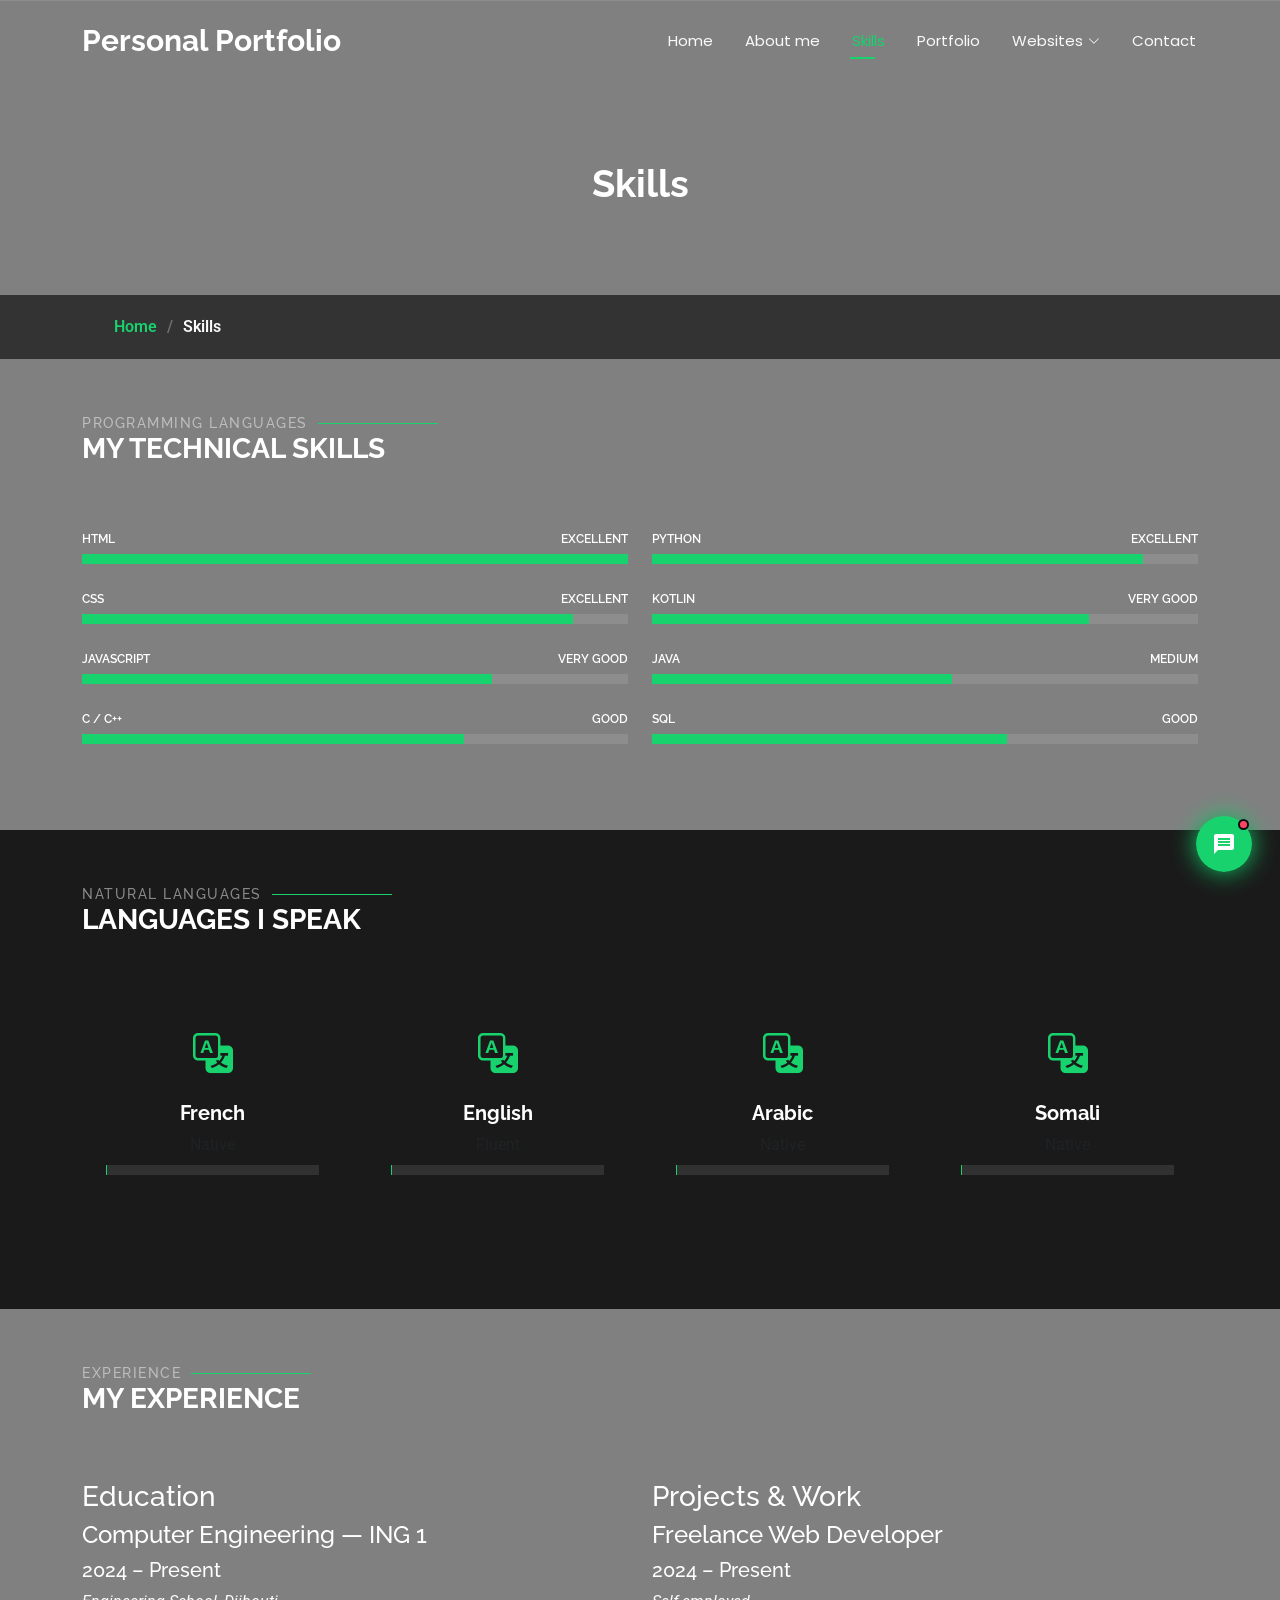
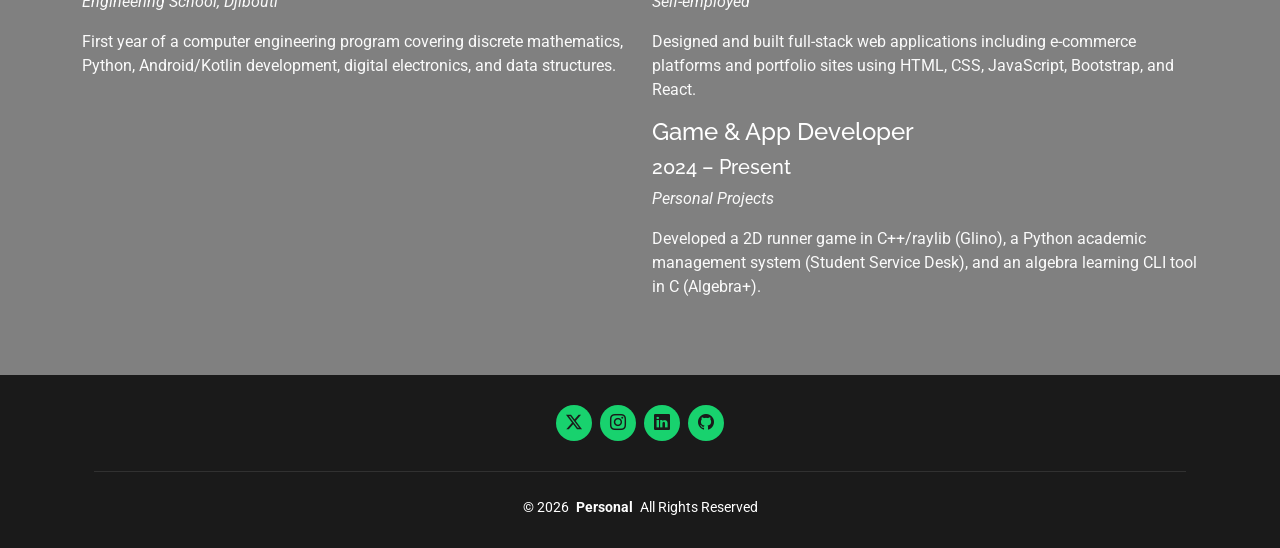
<file: skills.html>
<!DOCTYPE html>
<html lang="en">
 
<head>
  <meta charset="utf-8">
  <meta content="width=device-width, initial-scale=1.0" name="viewport">
  <title>Skills</title>
  <meta name="description" content="">
  <meta name="keywords" content="">
 
  <!-- Favicons -->
  <link href="#" rel="icon">
  <link href="#" rel="apple-touch-icon">
 
  <!-- Fonts -->
  <link href="https://fonts.googleapis.com" rel="preconnect">
  <link href="https://fonts.gstatic.com" rel="preconnect" crossorigin>
  <link href="https://fonts.googleapis.com/css2?family=Roboto:ital,wght@0,100;0,300;0,400;0,500;0,700;0,900;1,100;1,300;1,400;1,500;1,700;1,900&family=Poppins:ital,wght@0,100;0,200;0,300;0,400;0,500;0,600;0,700;0,800;0,900;1,100;1,200;1,300;1,400;1,500;1,600;1,700;1,800;1,900&family=Raleway:ital,wght@0,100;0,200;0,300;0,400;0,500;0,600;0,700;0,800;0,900;1,100;1,200;1,300;1,400;1,500;1,600;1,700;1,800;1,900&display=swap" rel="stylesheet">
 
  <!-- Vendor CSS Files -->
  <link href="assets/vendor/bootstrap/css/bootstrap.min.css" rel="stylesheet">
  <link href="assets/vendor/bootstrap-icons/bootstrap-icons.css" rel="stylesheet">
  <link href="assets/vendor/aos/aos.css" rel="stylesheet">
  <link href="assets/vendor/swiper/swiper-bundle.min.css" rel="stylesheet">
  <link href="assets/vendor/glightbox/css/glightbox.min.css" rel="stylesheet">
 
  <!-- Main CSS File -->
  <link href="assets/css/main.css" rel="stylesheet">
  <link href="assets/css/chatbot.css" rel="stylesheet">
 
</head>
 
<body class="skills-page">
 
  <header id="header" class="header d-flex align-items-center fixed-top">
    <div class="container-fluid container-xl position-relative d-flex align-items-center justify-content-between">
 
      <a href="index.html" class="logo d-flex align-items-center">
        <h1 class="sitename">Personal Portfolio</h1>
      </a>
 
      <nav id="navmenu" class="navmenu">
        <ul>
          <li><a href="index.html">Home</a></li>
          <li><a href="about.html">About me</a></li>
          <li><a href="skills.html" class="active">Skills</a></li>
          <li><a href="portfolio.html">Portfolio</a></li>
          <li class="dropdown"><a href="#"><span>Websites</span> <i class="bi bi-chevron-down toggle-dropdown"></i></a>
            <ul>
              <li><a href="https://billionaires.karlosoft.com/">Spend-Billionaires</a></li>
              <li><a href="https://javalab.org/en/bubble_pop_en/">Bubble pop</a></li>
              <li><a href="#">Deep Dropdown 3</a></li>
              <li><a href="#">Deep Dropdown 4</a></li>
              <li><a href="#">Deep Dropdown 5</a></li>
            </ul>
          </li>
          <li><a href="contact.html">Contact</a></li>
        </ul>
        <i class="mobile-nav-toggle d-xl-none bi bi-list"></i>
      </nav>
 
    </div>
  </header>
 
  <main class="main">
 
    <!-- Page Title -->
    <div class="page-title" data-aos="fade">
      <div class="heading">
        <div class="container">
          <div class="row d-flex justify-content-center text-center">
            <div class="col-lg-8">
              <h1>Skills</h1>
            </div>
          </div>
        </div>
      </div>
      <nav class="breadcrumbs">
        <div class="container">
          <ol>
            <li><a href="index.html">Home</a></li>
            <li class="current">Skills</li>
          </ol>
        </div>
      </nav>
    </div><!-- End Page Title -->
 
    <!-- Programming Languages Section -->
    <section id="programming-languages" class="skills section">
 
      <div class="container section-title" data-aos="fade-up">
        <h2>Programming Languages</h2>
        <div><span>My</span> <span class="description-title">Technical Skills</span></div>
      </div>
 
      <div class="container" data-aos="fade-up" data-aos-delay="100">
        <div class="row skills-content skills-animation">
 
          <div class="col-lg-6">
 
            <div class="progress">
              <span class="skill"><span>HTML</span> <i class="val">Excellent</i></span>
              <div class="progress-bar-wrap">
                <div class="progress-bar" role="progressbar" aria-valuenow="100" aria-valuemin="0" aria-valuemax="100"></div>
              </div>
            </div>
 
            <div class="progress">
              <span class="skill"><span>CSS</span> <i class="val">Excellent</i></span>
              <div class="progress-bar-wrap">
                <div class="progress-bar" role="progressbar" aria-valuenow="90" aria-valuemin="0" aria-valuemax="100"></div>
              </div>
            </div>
 
            <div class="progress">
              <span class="skill"><span>JavaScript</span> <i class="val">Very Good</i></span>
              <div class="progress-bar-wrap">
                <div class="progress-bar" role="progressbar" aria-valuenow="75" aria-valuemin="0" aria-valuemax="100"></div>
              </div>
            </div>
 
            <div class="progress">
              <span class="skill"><span>C / C++</span> <i class="val">Good</i></span>
              <div class="progress-bar-wrap">
                <div class="progress-bar" role="progressbar" aria-valuenow="70" aria-valuemin="0" aria-valuemax="100"></div>
              </div>
            </div>
 
          </div>
 
          <div class="col-lg-6">
 
            <div class="progress">
              <span class="skill"><span>Python</span> <i class="val">Excellent</i></span>
              <div class="progress-bar-wrap">
                <div class="progress-bar" role="progressbar" aria-valuenow="90" aria-valuemin="0" aria-valuemax="100"></div>
              </div>
            </div>
 
            <div class="progress">
              <span class="skill"><span>Kotlin</span> <i class="val">Very Good</i></span>
              <div class="progress-bar-wrap">
                <div class="progress-bar" role="progressbar" aria-valuenow="80" aria-valuemin="0" aria-valuemax="100"></div>
              </div>
            </div>
 
            <div class="progress">
              <span class="skill"><span>Java</span> <i class="val">Medium</i></span>
              <div class="progress-bar-wrap">
                <div class="progress-bar" role="progressbar" aria-valuenow="55" aria-valuemin="0" aria-valuemax="100"></div>
              </div>
            </div>
 
            <div class="progress">
              <span class="skill"><span>SQL</span> <i class="val">Good</i></span>
              <div class="progress-bar-wrap">
                <div class="progress-bar" role="progressbar" aria-valuenow="65" aria-valuemin="0" aria-valuemax="100"></div>
              </div>
            </div>
 
          </div>
 
        </div>
      </div>
 
    </section><!-- /Programming Languages Section -->
 
    <!-- Natural Languages Section -->
    <section id="natural-languages" class="skills section" style="background-color: var(--surface-color, #f9f9f9);">
 
      <div class="container section-title" data-aos="fade-up">
        <h2>Natural Languages</h2>
        <div><span>Languages</span> <span class="description-title">I Speak</span></div>
      </div>
 
      <div class="container" data-aos="fade-up" data-aos-delay="100">
        <div class="row gy-4 justify-content-center">
 
          <div class="col-lg-3 col-md-6 text-center" data-aos="fade-up" data-aos-delay="100">
            <div class="p-4">
              <i class="bi bi-translate" style="font-size: 2.5rem; color: var(--accent-color);"></i>
              <h5 class="mt-3 fw-bold">French</h5>
              <p class="text-muted mb-2">Native</p>
              <div class="progress">
                <div class="progress-bar-wrap">
                  <div class="progress-bar" role="progressbar" aria-valuenow="100" aria-valuemin="0" aria-valuemax="100"></div>
                </div>
              </div>
            </div>
          </div>
 
          <div class="col-lg-3 col-md-6 text-center" data-aos="fade-up" data-aos-delay="200">
            <div class="p-4">
              <i class="bi bi-translate" style="font-size: 2.5rem; color: var(--accent-color);"></i>
              <h5 class="mt-3 fw-bold">English</h5>
              <p class="text-muted mb-2">Fluent</p>
              <div class="progress">
                <div class="progress-bar-wrap">
                  <div class="progress-bar" role="progressbar" aria-valuenow="85" aria-valuemin="0" aria-valuemax="100"></div>
                </div>
              </div>
            </div>
          </div>
 
          <div class="col-lg-3 col-md-6 text-center" data-aos="fade-up" data-aos-delay="300">
            <div class="p-4">
              <i class="bi bi-translate" style="font-size: 2.5rem; color: var(--accent-color);"></i>
              <h5 class="mt-3 fw-bold">Arabic</h5>
              <p class="text-muted mb-2">Native</p>
              <div class="progress">
                <div class="progress-bar-wrap">
                  <div class="progress-bar" role="progressbar" aria-valuenow="100" aria-valuemin="0" aria-valuemax="100"></div>
                </div>
              </div>
            </div>
          </div>
 
          <div class="col-lg-3 col-md-6 text-center" data-aos="fade-up" data-aos-delay="400">
            <div class="p-4">
              <i class="bi bi-translate" style="font-size: 2.5rem; color: var(--accent-color);"></i>
              <h5 class="mt-3 fw-bold">Somali</h5>
              <p class="text-muted mb-2">Native</p>
              <div class="progress">
                <div class="progress-bar-wrap">
                  <div class="progress-bar" role="progressbar" aria-valuenow="100" aria-valuemin="0" aria-valuemax="100"></div>
                </div>
              </div>
            </div>
          </div>
 
        </div>
      </div>
 
    </section><!-- /Natural Languages Section -->
 
    <!-- Experience Section -->
    <section id="experience" class="section">
 
      <div class="container section-title" data-aos="fade-up">
        <h2>Experience</h2>
        <div><span>My</span> <span class="description-title">Experience</span></div>
      </div>
 
      <div class="container" data-aos="fade-up" data-aos-delay="100">
        <div class="row">
 
          <div class="col-lg-6" data-aos="fade-up" data-aos-delay="100">
 
            <h3 class="resume-title">Education</h3>
 
            <div class="resume-item">
              <h4>Computer Engineering — ING 1</h4>
              <h5>2024 – Present</h5>
              <p><em>Engineering School, Djibouti</em></p>
              <p>First year of a computer engineering program covering discrete mathematics, Python, Android/Kotlin development, digital electronics, and data structures.</p>
            </div>
 
          </div>
 
          <div class="col-lg-6" data-aos="fade-up" data-aos-delay="200">
 
            <h3 class="resume-title">Projects & Work</h3>
 
            <div class="resume-item">
              <h4>Freelance Web Developer</h4>
              <h5>2024 – Present</h5>
              <p><em>Self-employed</em></p>
              <p>Designed and built full-stack web applications including e-commerce platforms and portfolio sites using HTML, CSS, JavaScript, Bootstrap, and React.</p>
            </div>
 
            <div class="resume-item">
              <h4>Game & App Developer</h4>
              <h5>2024 – Present</h5>
              <p><em>Personal Projects</em></p>
              <p>Developed a 2D runner game in C++/raylib (Glino), a Python academic management system (Student Service Desk), and an algebra learning CLI tool in C (Algebra+).</p>
            </div>
 
          </div>
 
        </div>
      </div>
 
    </section><!-- /Experience Section -->
 
    <!-- Chatbot Widget -->
    <div id="chat-widget">
      <div id="chat-panel">
        <div class="chat-header">
          <div class="avatar">🤖</div>
          <div class="chat-header-info">
            <div class="chat-header-name">Portfolio Assistant</div>
            <div class="chat-header-sub"><span class="online-dot"></span> online · ask me anything</div>
          </div>
        </div>
        <div class="chat-chips">
          <div class="chip" onclick="sendChip('About')">About</div>
          <div class="chip" onclick="sendChip('Resume')">Portfolio</div>
          <div class="chip" onclick="sendChip('Skills')">Skills</div>
          <div class="chip" onclick="sendChip('Contact')">Contact</div>
        </div>
        <div class="chat-messages" id="chat-messages">
          <div class="msg bot">
            <div class="msg-avatar">🤖</div>
            <div class="bubble">Hey! 👋 I'm your portfolio assistant. Ask me about the <strong>About</strong>, <strong>Resume</strong>, <strong>Skills</strong>, or <strong>Contact</strong> sections!</div>
          </div>
        </div>
        <div class="chat-input-area">
          <textarea id="chat-input" rows="1" placeholder="Ask something…" onkeydown="handleKey(event)" oninput="autoResize(this)"></textarea>
          <button id="chat-send" onclick="sendMessage()" title="Send">
            <svg viewBox="0 0 24 24"><path d="M2.01 21L23 12 2.01 3 2 10l15 2-15 2z"/></svg>
          </button>
        </div>
      </div>
 
      <button id="chat-toggle" onclick="toggleChat()">
        <div class="dot"></div>
        <svg class="icon-chat" viewBox="0 0 24 24"><path d="M20 2H4c-1.1 0-2 .9-2 2v18l4-4h14c1.1 0 2-.9 2-2V4c0-1.1-.9-2-2-2zm-2 12H6v-2h12v2zm0-3H6V9h12v2zm0-3H6V6h12v2z"/></svg>
        <svg class="icon-close" viewBox="0 0 24 24"><path d="M19 6.41L17.59 5 12 10.59 6.41 5 5 6.41 10.59 12 5 17.59 6.41 19 12 13.41 17.59 19 19 17.59 13.41 12z"/></svg>
      </button>
    </div>
 
  </main>
 
  <footer id="footer" class="footer dark-background">
    <div class="container">
      <div class="social-links d-flex justify-content-center">
        <a href=""><i class="bi bi-twitter-x"></i></a>
        <a href=""><i class="bi bi-instagram"></i></a>
        <a href=""><i class="bi bi-linkedin"></i></a>
        <a href="https://github.com/wab-devx"><i class="bi bi-github"></i></a>
      </div>
      <div class="container">
        <div class="copyright">
          <span>&copy; 2026</span> <strong class="px-1 sitename">Personal</strong> <span>All Rights Reserved</span>
        </div>
      </div>
    </div>
  </footer>
 
  <!-- Scroll Top -->
  <a href="#" id="scroll-top" class="scroll-top d-flex align-items-center justify-content-center"><i class="bi bi-arrow-up-short"></i></a>
 
  <!-- Preloader -->
  <div id="preloader"></div>
 
  <!-- Vendor JS Files -->
  <script src="assets/vendor/bootstrap/js/bootstrap.bundle.min.js"></script>
  <script src="assets/vendor/php-email-form/validate.js"></script>
  <script src="assets/vendor/aos/aos.js"></script>
  <script src="assets/vendor/typed.js/typed.umd.js"></script>
  <script src="assets/vendor/purecounter/purecounter_vanilla.js"></script>
  <script src="assets/vendor/waypoints/noframework.waypoints.js"></script>
  <script src="assets/vendor/swiper/swiper-bundle.min.js"></script>
  <script src="assets/vendor/glightbox/js/glightbox.min.js"></script>
  <script src="assets/vendor/imagesloaded/imagesloaded.pkgd.min.js"></script>
  <script src="assets/vendor/isotope-layout/isotope.pkgd.min.js"></script>
 
  <!-- Main JS File -->
  <script src="assets/js/main.js"></script>
  <script src="assets/js/chatbot.js"></script>
 
</body>
 
</html>
</file>
<file: assets/css/main.css>
/* Fonts */
:root {
  --default-font: "Roboto",  system-ui, -apple-system, "Segoe UI", Roboto, "Helvetica Neue", Arial, "Noto Sans", "Liberation Sans", sans-serif, "Apple Color Emoji", "Segoe UI Emoji", "Segoe UI Symbol", "Noto Color Emoji";
  --heading-font: "Raleway",  sans-serif;
  --nav-font: "Poppins",  sans-serif;
}

/* Global Colors - The following color variables are used throughout the website. Updating them here will change the color scheme of the entire website */
:root { 
  --background-color: #808080; /* Background color for the entire website, including individual sections */
  --default-color: #fafafa; /* Default color used for the majority of the text content across the entire website */
  --heading-color: #ffffff; /* Color for headings, subheadings and title throughout the website */
  --accent-color: #18d26e; /* Accent color that represents your brand on the website. It's used for buttons, links, and other elements that need to stand out */
  --surface-color: #1a1a1a; /* The surface color is used as a background of boxed elements within sections, such as cards, icon boxes, or other elements that require a visual separation from the global background. */
  --contrast-color: #000000; /* Contrast color for text, ensuring readability against backgrounds of accent, heading, or default colors. */
}

/* Nav Menu Colors - The following color variables are used specifically for the navigation menu. They are separate from the global colors to allow for more customization options */
:root {
  --nav-color: #fafafa;  /* The default color of the main navmenu links */
  --nav-hover-color: #18d26e; /* Applied to main navmenu links when they are hovered over or active */
  --nav-mobile-background-color: #1a1a1a; /* Used as the background color for mobile navigation menu */
  --nav-dropdown-background-color: #1a1a1a; /* Used as the background color for dropdown items that appear when hovering over primary navigation items */
  --nav-dropdown-color: #fafafa; /* Used for navigation links of the dropdown items in the navigation menu. */
  --nav-dropdown-hover-color: #18d26e; /* Similar to --nav-hover-color, this color is applied to dropdown navigation links when they are hovered over. */
  --breadcrumb-bar-color: #333333;
}

/* Color Presets - These classes override global colors when applied to any section or element, providing reuse of the sam color scheme. */

.light-background {
  --background-color: #1a1a1a;
  --surface-color: #343434;
}

.dark-background {
  --background-color: #1a1a1a;
  --default-color: #ffffff;
  --heading-color: #ffffff;
  --surface-color: #292929f9;
  --contrast-color: #1a1a1a;
}

/* Smooth scroll */
:root {
  scroll-behavior: smooth;
}

/*--------------------------------------------------------------
# General Styling & Shared Classes
--------------------------------------------------------------*/
body {
  color: var(--default-color);
  background-color: var(--background-color);
  font-family: var(--default-font);
}

a {
  color: var(--accent-color);
  text-decoration: none;
  transition: 0.3s;
}

a:hover {
  color: color-mix(in srgb, var(--accent-color), transparent 25%);
  text-decoration: none;
}

h1,
h2,
h3,
h4,
h5,
h6 {
  color: var(--heading-color);
  font-family: var(--heading-font);
}

/* PHP Email Form Messages
------------------------------*/
.php-email-form .error-message {
  display: none;
  background: #df1529;
  color: #ffffff;
  text-align: left;
  padding: 15px;
  margin-bottom: 24px;
  font-weight: 600;
}

.php-email-form .sent-message {
  display: none;
  color: #ffffff;
  background: #059652;
  text-align: center;
  padding: 15px;
  margin-bottom: 24px;
  font-weight: 600;
}

.php-email-form .loading {
  display: none;
  background: var(--surface-color);
  text-align: center;
  padding: 15px;
  margin-bottom: 24px;
}

.php-email-form .loading:before {
  content: "";
  display: inline-block;
  border-radius: 50%;
  width: 24px;
  height: 24px;
  margin: 0 10px -6px 0;
  border: 3px solid var(--accent-color);
  border-top-color: var(--surface-color);
  animation: php-email-form-loading 1s linear infinite;
}

@keyframes php-email-form-loading {
  0% {
    transform: rotate(0deg);
  }

  100% {
    transform: rotate(360deg);
  }
}

/*--------------------------------------------------------------
# Global Header
--------------------------------------------------------------*/
.header {
  --background-color: rgba(0, 0, 0, 0);
  color: var(--default-color);
  background-color: var(--background-color);
  padding: 15px 0;
  transition: all 0.5s;
  z-index: 997;
}

.header .logo {
  line-height: 1;
}

.header .logo img {
  max-height: 32px;
  margin-right: 8px;
}

.header .logo h1 {
  font-size: 30px;
  margin: 0;
  font-weight: 700;
  color: var(--heading-color);
}

.scrolled .header {
  box-shadow: 0px 0 18px rgba(0, 0, 0, 0.1);
}

/* Global Header on Scroll
------------------------------*/
.scrolled .header {
  --background-color: rgba(0, 0, 0, 0.8);
}

/*--------------------------------------------------------------
# Navigation Menu
--------------------------------------------------------------*/
/* Desktop Navigation */
@media (min-width: 1200px) {
  .navmenu {
    padding: 0;
  }

  .navmenu ul {
    margin: 0;
    padding: 0;
    display: flex;
    list-style: none;
    align-items: center;
  }

  .navmenu li {
    position: relative;
  }

  .navmenu>ul>li {
    white-space: nowrap;
    padding: 15px 14px;
  }

  .navmenu>ul>li:last-child {
    padding-right: 0;
  }

  .navmenu a,
  .navmenu a:focus {
    color: var(--nav-color);
    font-size: 15px;
    padding: 0 2px;
    font-family: var(--nav-font);
    font-weight: 400;
    display: flex;
    align-items: center;
    justify-content: space-between;
    white-space: nowrap;
    transition: 0.3s;
    position: relative;
  }

  .navmenu a i,
  .navmenu a:focus i {
    font-size: 12px;
    line-height: 0;
    margin-left: 5px;
    transition: 0.3s;
  }

  .navmenu>ul>li>a:before {
    content: "";
    position: absolute;
    height: 2px;
    bottom: -6px;
    left: 0;
    background-color: var(--nav-hover-color);
    visibility: hidden;
    width: 0px;
    transition: all 0.3s ease-in-out 0s;
  }

  .navmenu a:hover:before,
  .navmenu li:hover>a:before,
  .navmenu .active:before {
    visibility: visible;
    width: 25px;
  }

  .navmenu li:hover>a,
  .navmenu .active,
  .navmenu .active:focus {
    color: var(--nav-hover-color);
  }

  .navmenu .dropdown ul {
    margin: 0;
    padding: 10px 0;
    background: var(--nav-dropdown-background-color);
    display: block;
    position: absolute;
    visibility: hidden;
    left: 14px;
    top: 130%;
    opacity: 0;
    transition: 0.3s;
    border-radius: 4px;
    z-index: 99;
    box-shadow: 0px 0px 30px rgba(0, 0, 0, 0.1);
  }

  .navmenu .dropdown ul li {
    min-width: 200px;
  }

  .navmenu .dropdown ul a {
    padding: 10px 20px;
    font-size: 15px;
    text-transform: none;
    color: var(--nav-dropdown-color);
  }

  .navmenu .dropdown ul a i {
    font-size: 12px;
  }

  .navmenu .dropdown ul a:hover,
  .navmenu .dropdown ul .active:hover,
  .navmenu .dropdown ul li:hover>a {
    color: var(--nav-dropdown-hover-color);
  }

  .navmenu .dropdown:hover>ul {
    opacity: 1;
    top: 100%;
    visibility: visible;
  }

  .navmenu .dropdown .dropdown ul {
    top: 0;
    left: -90%;
    visibility: hidden;
  }

  .navmenu .dropdown .dropdown:hover>ul {
    opacity: 1;
    top: 0;
    left: -100%;
    visibility: visible;
  }
}

/* Mobile Navigation */
@media (max-width: 1199px) {
  .mobile-nav-toggle {
    color: var(--nav-color);
    font-size: 28px;
    line-height: 0;
    margin-right: 10px;
    cursor: pointer;
    transition: color 0.3s;
  }

  .navmenu {
    padding: 0;
    z-index: 9997;
  }

  .navmenu ul {
    display: none;
    list-style: none;
    position: absolute;
    inset: 60px 20px 20px 20px;
    padding: 10px 0;
    margin: 0;
    border-radius: 6px;
    background-color: var(--nav-mobile-background-color);
    border: 1px solid color-mix(in srgb, var(--default-color), transparent 90%);
    box-shadow: none;
    overflow-y: auto;
    transition: 0.3s;
    z-index: 9998;
  }

  .navmenu a,
  .navmenu a:focus {
    color: var(--nav-dropdown-color);
    padding: 10px 20px;
    font-family: var(--nav-font);
    font-size: 17px;
    font-weight: 500;
    display: flex;
    align-items: center;
    justify-content: space-between;
    white-space: nowrap;
    transition: 0.3s;
  }

  .navmenu a i,
  .navmenu a:focus i {
    font-size: 12px;
    line-height: 0;
    margin-left: 5px;
    width: 30px;
    height: 30px;
    display: flex;
    align-items: center;
    justify-content: center;
    border-radius: 50%;
    transition: 0.3s;
    background-color: color-mix(in srgb, var(--accent-color), transparent 90%);
  }

  .navmenu a i:hover,
  .navmenu a:focus i:hover {
    background-color: var(--accent-color);
    color: var(--contrast-color);
  }

  .navmenu a:hover,
  .navmenu .active,
  .navmenu .active:focus {
    color: var(--nav-dropdown-hover-color);
  }

  .navmenu .active i,
  .navmenu .active:focus i {
    background-color: var(--accent-color);
    color: var(--contrast-color);
    transform: rotate(180deg);
  }

  .navmenu .dropdown ul {
    position: static;
    display: none;
    z-index: 99;
    padding: 10px 0;
    margin: 10px 20px;
    background-color: var(--nav-dropdown-background-color);
    transition: all 0.5s ease-in-out;
  }

  .navmenu .dropdown ul ul {
    background-color: rgba(33, 37, 41, 0.1);
  }

  .navmenu .dropdown>.dropdown-active {
    display: block;
    background-color: rgba(33, 37, 41, 0.03);
  }

  .mobile-nav-active {
    overflow: hidden;
  }

  .mobile-nav-active .mobile-nav-toggle {
    color: #fff;
    position: absolute;
    font-size: 32px;
    top: 15px;
    right: 15px;
    margin-right: 0;
    z-index: 9999;
  }

  .mobile-nav-active .navmenu {
    position: fixed;
    overflow: hidden;
    inset: 0;
    background: rgba(33, 37, 41, 0.8);
    transition: 0.3s;
  }

  .mobile-nav-active .navmenu>ul {
    display: block;
  }
}

/*--------------------------------------------------------------
# Global Footer
--------------------------------------------------------------*/
.footer {
  color: var(--default-color);
  background-color: var(--background-color);
  font-size: 14px;
  text-align: center;
  padding: 30px 0;
  position: relative;
}

.footer h3 {
  font-size: 36px;
  font-weight: 700;
  position: relative;
  padding: 0;
  margin: 0 0 15px 0;
}

.footer p {
  font-size: 15;
  font-style: italic;
  padding: 0;
  margin: 0 0 30px 0;
}

.footer .social-links {
  margin: 0 0 30px 0;
}

.footer .social-links a {
  font-size: 16px;
  display: flex;
  align-items: center;
  justify-content: center;
  background: var(--accent-color);
  color: var(--contrast-color);
  line-height: 1;
  margin: 0 4px;
  border-radius: 50%;
  text-align: center;
  width: 36px;
  height: 36px;
  transition: 0.3s;
}

.footer .social-links a:hover {
  background: color-mix(in srgb, var(--accent-color), transparent 20%);
  text-decoration: none;
}

.footer .copyright {
  padding-top: 25px;
  border-top: 1px solid color-mix(in srgb, var(--default-color), transparent 90%);
}

.footer .credits {
  font-size: 13px;
  padding-top: 5px;
}

/*--------------------------------------------------------------
# Preloader
--------------------------------------------------------------*/
#preloader {
  position: fixed;
  inset: 0;
  z-index: 999999;
  overflow: hidden;
  background: var(--background-color);
  transition: all 0.6s ease-out;
}

#preloader:before {
  content: "";
  position: fixed;
  top: calc(50% - 30px);
  left: calc(50% - 30px);
  border: 6px solid #ffffff;
  border-color: var(--accent-color) transparent var(--accent-color) transparent;
  border-radius: 50%;
  width: 60px;
  height: 60px;
  animation: animate-preloader 1.5s linear infinite;
}

@keyframes animate-preloader {
  0% {
    transform: rotate(0deg);
  }

  100% {
    transform: rotate(360deg);
  }
}

/*--------------------------------------------------------------
# Scroll Top Button
--------------------------------------------------------------*/
.scroll-top {
  position: fixed;
  visibility: hidden;
  opacity: 0;
  right: 15px;
  bottom: -15px;
  z-index: 99999;
  background-color: var(--accent-color);
  width: 44px;
  height: 44px;
  border-radius: 50px;
  transition: all 0.4s;
}

.scroll-top i {
  font-size: 24px;
  color: var(--contrast-color);
  line-height: 0;
}

.scroll-top:hover {
  background-color: color-mix(in srgb, var(--accent-color), transparent 20%);
  color: var(--contrast-color);
}

.scroll-top.active {
  visibility: visible;
  opacity: 1;
  bottom: 15px;
}

/*--------------------------------------------------------------
# Disable aos animation delay on mobile devices
--------------------------------------------------------------*/
@media screen and (max-width: 768px) {
  [data-aos-delay] {
    transition-delay: 0 !important;
  }
}

/*--------------------------------------------------------------
# Global Page Titles & Breadcrumbs
--------------------------------------------------------------*/
.page-title {
  color: var(--default-color);
  background-color: var(--background-color);
  position: relative;
}

.page-title .heading {
  padding: 160px 0 80px 0;
  border-top: 1px solid color-mix(in srgb, var(--default-color), transparent 90%);
}

.page-title .heading h1 {
  font-size: 38px;
  font-weight: 700;
}

.page-title nav {
  background-color: var(--breadcrumb-bar-color);
  padding: 20px 0;
}

.page-title nav ol {
  display: flex;
  flex-wrap: wrap;
  list-style: none;
  margin: 0;
  font-size: 16px;
  font-weight: 600;
}

.page-title nav ol li+li {
  padding-left: 10px;
}

.page-title nav ol li+li::before {
  content: "/";
  display: inline-block;
  padding-right: 10px;
  color: color-mix(in srgb, var(--default-color), transparent 70%);
}

/*--------------------------------------------------------------
# Global Sections
--------------------------------------------------------------*/
section,
.section {
  color: var(--default-color);
  background-color: var(--background-color);
  padding: 60px 0;
  scroll-margin-top: 100px;
  overflow: clip;
}

@media (max-width: 1199px) {

  section,
  .section {
    scroll-margin-top: 66px;
  }
}

/*--------------------------------------------------------------
# Global Section Titles
--------------------------------------------------------------*/
.section-title {
  padding-bottom: 60px;
  position: relative;
}

.section-title h2 {
  font-size: 14px;
  font-weight: 500;
  padding: 0;
  line-height: 1px;
  margin: 0;
  letter-spacing: 1.5px;
  text-transform: uppercase;
  color: color-mix(in srgb, var(--default-color), transparent 50%);
  position: relative;
}

.section-title h2::after {
  content: "";
  width: 120px;
  height: 1px;
  display: inline-block;
  background: var(--accent-color);
  margin: 4px 10px;
}

.section-title div {
  color: var(--heading-color);
  margin: 0;
  margin: 0;
  font-size: 28px;
  font-weight: 700;
  text-transform: uppercase;
  font-family: var(--heading-font);
}

/*--------------------------------------------------------------
# Hero Section
--------------------------------------------------------------*/
.hero {
  width: 100%;
  min-height: 100vh;
  position: relative;
  padding: 80px 0;
  display: flex;
  align-items: center;
  justify-content: center;
}

.hero img {
  position: absolute;
  inset: 0;
  display: block;
  width: 100%;
  height: 100%;
  object-fit: cover;
  z-index: 1;
}

.hero .container {
  position: relative;
  z-index: 3;
}

.hero h2 {
  margin: 0;
  font-size: 64px;
  font-weight: 700;
}

.hero p {
  margin: 5px 0 0 0;
  font-size: 26px;
}

.hero p span {
  letter-spacing: 1px;
  border-bottom: 2px solid var(--accent-color);
}

.hero .social-links {
  margin-top: 25px;
}

.hero .social-links a {
  background-color: color-mix(in srgb, var(--default-color), transparent 90%);
  color: var(--default-color);
  font-size: 14px;
  width: 40px;
  height: 40px;
  border-radius: 50px;
  display: inline-flex;
  align-items: center;
  justify-content: center;
  margin-right: 20px;
  transition: 0.3s;
}

.hero .social-links a:hover {
  background-color: var(--accent-color);
}

@media (max-width: 768px) {
  .hero h2 {
    font-size: 32px;
  }

  .hero p {
    font-size: 20px;
  }
}

/*--------------------------------------------------------------
# About Section
--------------------------------------------------------------*/
.about .content h2 {
  font-weight: 700;
  font-size: 24px;
}

.about .content ul {
  list-style: none;
  padding: 0;
}

.about .content ul li {
  margin-bottom: 20px;
  display: flex;
  align-items: center;
}

.about .content ul strong {
  margin-right: 10px;
}

.about .content ul i {
  font-size: 16px;
  margin-right: 5px;
  color: var(--accent-color);
  line-height: 0;
}

/*--------------------------------------------------------------
# Stats Section
--------------------------------------------------------------*/
.stats i {
  background-color: var(--surface-color);
  color: var(--accent-color);
  box-shadow: 0px 2px 25px rgba(0, 0, 0, 0.1);
  width: 54px;
  height: 54px;
  font-size: 24px;
  border-radius: 50px;
  border: 2px solid var(--background-color);
  display: inline-flex;
  align-items: center;
  justify-content: center;
  position: relative;
  z-index: 1;
}

.stats .stats-item {
  background-color: var(--surface-color);
  margin-top: -27px;
  padding: 30px 30px 25px 30px;
  width: 100%;
  position: relative;
  text-align: center;
  box-shadow: 0px 2px 35px rgba(0, 0, 0, 0.1);
  border-radius: 4px;
  z-index: 0;
}

.stats .stats-item span {
  font-size: 36px;
  display: block;
  font-weight: 700;
  color: color-mix(in srgb, var(--default-color), transparent 20%);
}

.stats .stats-item p {
  padding: 0;
  margin: 0;
  font-family: var(--heading-font);
  font-size: 16px;
}

/*--------------------------------------------------------------
# Skills Section
--------------------------------------------------------------*/
.skills .progress {
  height: 60px;
  display: block;
  background: none;
  border-radius: 0;
}

.skills .progress .skill {
  color: var(--heading-color);
  padding: 0;
  margin: 0 0 6px 0;
  text-transform: uppercase;
  display: block;
  font-weight: 600;
  font-family: var(--heading-font);
}

.skills .progress .skill .val {
  float: right;
  font-style: normal;
}

.skills .progress-bar-wrap {
  background: color-mix(in srgb, var(--default-color), transparent 90%);
  height: 10px;
}

.skills .progress-bar {
  width: 1px;
  height: 10px;
  transition: 0.9s;
  background-color: var(--accent-color);
}

/*--------------------------------------------------------------
# Interests Section
--------------------------------------------------------------*/
.interests .features-item {
  background-color: var(--surface-color);
  display: flex;
  align-items: center;
  padding: 20px;
  transition: 0.3s;
  border: 1px solid color-mix(in srgb, var(--default-color), transparent 90%);
  position: relative;
}

.interests .features-item i {
  font-size: 32px;
  padding-right: 10px;
  line-height: 0;
}

.interests .features-item h3 {
  font-weight: 700;
  margin: 0;
  padding: 0;
  line-height: 1;
  font-size: 16px;
}

.interests .features-item h3 a {
  color: var(--heading-color);
  transition: 0.3s;
}

.interests .features-item:hover {
  border-color: var(--accent-color);
}

.interests .features-item:hover h3 a {
  color: var(--accent-color);
}

/*--------------------------------------------------------------
# Testimonials Section
--------------------------------------------------------------*/
.testimonials .testimonials-carousel,
.testimonials .testimonials-slider {
  overflow: hidden;
}

.testimonials .testimonial-item {
  box-sizing: content-box;
  min-height: 320px;
}

.testimonials .testimonial-item .testimonial-img {
  width: 90px;
  border-radius: 50%;
  margin: -40px 0 0 40px;
  position: relative;
  z-index: 2;
  border: 6px solid var(--background-color);
}

.testimonials .testimonial-item h3 {
  font-size: 18px;
  font-weight: bold;
  margin: 10px 0 5px 45px;
}

.testimonials .testimonial-item h4 {
  font-size: 14px;
  color: color-mix(in srgb, var(--default-color), transparent 20%);
  margin: 0 0 0 45px;
}

.testimonials .testimonial-item .quote-icon-left,
.testimonials .testimonial-item .quote-icon-right {
  color: color-mix(in srgb, var(--accent-color), transparent 50%);
  font-size: 26px;
  line-height: 0;
}

.testimonials .testimonial-item .quote-icon-left {
  display: inline-block;
  left: -5px;
  position: relative;
}

.testimonials .testimonial-item .quote-icon-right {
  display: inline-block;
  right: -5px;
  position: relative;
  top: 10px;
  transform: scale(-1, -1);
}

.testimonials .testimonial-item p {
  font-style: italic;
  margin: 0 15px 0 15px;
  padding: 20px 20px 60px 20px;
  background: var(--surface-color);
  border-radius: 6px;
  position: relative;
  z-index: 1;
}

.testimonials .swiper-wrapper {
  height: auto;
}

.testimonials .swiper-pagination {
  margin-top: 20px;
  position: relative;
}

.testimonials .swiper-pagination .swiper-pagination-bullet {
  width: 12px;
  height: 12px;
  background-color: var(--background-color);
  opacity: 1;
  border: 1px solid var(--accent-color);
}

.testimonials .swiper-pagination .swiper-pagination-bullet-active {
  background-color: var(--accent-color);
}

/*--------------------------------------------------------------
# Resume Section
--------------------------------------------------------------*/
.resume .resume-title {
  color: var(--heading-color);
  font-size: 26px;
  font-weight: 700;
  margin-top: 20px;
  margin-bottom: 20px;
}

.resume .resume-item {
  padding: 0 0 20px 20px;
  margin-top: -2px;
  border-left: 2px solid var(--accent-color);
  position: relative;
}

.resume .resume-item h4 {
  line-height: 18px;
  font-size: 18px;
  font-weight: 600;
  text-transform: uppercase;
  color: color-mix(in srgb, var(--default-color), transparent 20%);
  margin-bottom: 10px;
}

.resume .resume-item h5 {
  font-size: 16px;
  padding: 5px 15px;
  display: inline-block;
  font-weight: 600;
  margin-bottom: 10px;
}

.resume .resume-item ul {
  padding-left: 20px;
}

.resume .resume-item ul li {
  padding-bottom: 10px;
}

.resume .resume-item:last-child {
  padding-bottom: 0;
}

.resume .resume-item::before {
  content: "";
  position: absolute;
  width: 16px;
  height: 16px;
  border-radius: 50px;
  left: -9px;
  top: 0;
  background: var(--background-color);
  border: 2px solid var(--accent-color);
}

/*--------------------------------------------------------------
# Services Section
--------------------------------------------------------------*/
.services .service-item {
  background-color: var(--surface-color);
  text-align: center;
  padding: 80px 20px;
  transition: all ease-in-out 0.3s;
  height: 100%;
}

.services .service-item .icon {
  margin: 0 auto;
  width: 64px;
  height: 64px;
  background: var(--accent-color);
  border-radius: 4px;
  display: flex;
  align-items: center;
  justify-content: center;
  margin-bottom: 20px;
  transition: 0.3s;
  transform-style: preserve-3d;
}

.services .service-item .icon i {
  color: var(--contrast-color);
  font-size: 28px;
  transition: ease-in-out 0.3s;
}

.services .service-item .icon::before {
  position: absolute;
  content: "";
  left: -8px;
  top: -8px;
  height: 100%;
  width: 100%;
  background: color-mix(in srgb, var(--accent-color), transparent 80%);
  border-radius: 5px;
  transition: all 0.3s ease-out 0s;
  transform: translateZ(-1px);
}

.services .service-item h3 {
  font-weight: 700;
  margin: 10px 0 15px 0;
  font-size: 22px;
}

.services .service-item p {
  line-height: 24px;
  font-size: 14px;
  margin-bottom: 0;
}

.services .service-item:hover {
  background: var(--accent-color);
  border-color: var(--accent-color);
}

.services .service-item:hover .icon {
  background: var(--surface-color);
}

.services .service-item:hover .icon i {
  color: var(--accent-color);
}

.services .service-item:hover .icon::before {
  background: color-mix(in srgb, var(--background-color), transparent 70%);
}

.services .service-item:hover h3,
.services .service-item:hover p {
  color: var(--contrast-color);
}

/*--------------------------------------------------------------
# Service Details Section
--------------------------------------------------------------*/
.service-details .services-list {
  background-color: var(--surface-color);
  padding: 10px 30px;
  border: 1px solid color-mix(in srgb, var(--default-color), transparent 90%);
  margin-bottom: 20px;
}

.service-details .services-list a {
  display: block;
  line-height: 1;
  padding: 8px 0 8px 15px;
  border-left: 3px solid color-mix(in srgb, var(--default-color), transparent 70%);
  margin: 20px 0;
  color: color-mix(in srgb, var(--default-color), transparent 20%);
  transition: 0.3s;
}

.service-details .services-list a.active {
  color: var(--heading-color);
  font-weight: 700;
  border-color: var(--accent-color);
}

.service-details .services-list a:hover {
  border-color: var(--accent-color);
}

.service-details .services-img {
  margin-bottom: 20px;
}

.service-details h3 {
  font-size: 26px;
  font-weight: 700;
}

.service-details h4 {
  font-size: 20px;
  font-weight: 700;
}

.service-details p {
  font-size: 15px;
}

.service-details ul {
  list-style: none;
  padding: 0;
  font-size: 15px;
}

.service-details ul li {
  padding: 5px 0;
  display: flex;
  align-items: center;
}

.service-details ul i {
  font-size: 20px;
  margin-right: 8px;
  color: var(--accent-color);
}

/*--------------------------------------------------------------
# Portfolio Section
--------------------------------------------------------------*/
.portfolio .portfolio-filters {
  padding: 0;
  margin: 0 auto 20px auto;
  list-style: none;
  text-align: center;
}

.portfolio .portfolio-filters li {
  cursor: pointer;
  display: inline-block;
  padding: 0;
  font-size: 18px;
  font-weight: 500;
  margin: 0 10px;
  line-height: 1;
  margin-bottom: 5px;
  transition: all 0.3s ease-in-out;
}

.portfolio .portfolio-filters li:hover,
.portfolio .portfolio-filters li.filter-active {
  color: var(--accent-color);
}

.portfolio .portfolio-filters li:first-child {
  margin-left: 0;
}

.portfolio .portfolio-filters li:last-child {
  margin-right: 0;
}

@media (max-width: 575px) {
  .portfolio .portfolio-filters li {
    font-size: 14px;
    margin: 0 5px;
  }
}

.portfolio .portfolio-content {
  position: relative;
  overflow: hidden;
}

.portfolio .portfolio-content img {
  transition: 0.3s;
}

.portfolio .portfolio-content .portfolio-info {
  opacity: 0;
  position: absolute;
  inset: 0;
  z-index: 3;
  transition: all ease-in-out 0.3s;
  background: rgba(0, 0, 0, 0.6);
  padding: 15px;
}

.portfolio .portfolio-content .portfolio-info h4 {
  font-size: 14px;
  padding: 5px 10px;
  font-weight: 400;
  color: #ffffff;
  display: inline-block;
  background-color: var(--accent-color);
}

.portfolio .portfolio-content .portfolio-info p {
  position: absolute;
  bottom: 10px;
  text-align: center;
  display: inline-block;
  left: 0;
  right: 0;
  font-size: 16px;
  font-weight: 600;
  color: rgba(255, 255, 255, 0.8);
}

.portfolio .portfolio-content .portfolio-info .preview-link,
.portfolio .portfolio-content .portfolio-info .details-link {
  position: absolute;
  left: calc(50% - 40px);
  font-size: 26px;
  top: calc(50% - 14px);
  color: #fff;
  transition: 0.3s;
  line-height: 1.2;
}

.portfolio .portfolio-content .portfolio-info .preview-link:hover,
.portfolio .portfolio-content .portfolio-info .details-link:hover {
  color: var(--accent-color);
}

.portfolio .portfolio-content .portfolio-info .details-link {
  left: 50%;
  font-size: 34px;
  line-height: 0;
}

.portfolio .portfolio-content:hover .portfolio-info {
  opacity: 1;
}

.portfolio .portfolio-content:hover img {
  transform: scale(1.1);
}

/*--------------------------------------------------------------
# Portfolio Details Section
--------------------------------------------------------------*/
.portfolio-details .portfolio-details-slider img {
  width: 100%;
}

.portfolio-details .portfolio-details-slider .swiper-pagination {
  margin-top: 20px;
  position: relative;
}

.portfolio-details .portfolio-details-slider .swiper-pagination .swiper-pagination-bullet {
  width: 12px;
  height: 12px;
  background-color: color-mix(in srgb, var(--default-color), transparent 85%);
  opacity: 1;
}

.portfolio-details .portfolio-details-slider .swiper-pagination .swiper-pagination-bullet-active {
  background-color: var(--accent-color);
}

.portfolio-details .portfolio-info {
  background-color: var(--surface-color);
  padding: 30px;
  box-shadow: 0px 0 30px rgba(0, 0, 0, 0.1);
}

.portfolio-details .portfolio-info h3 {
  font-size: 22px;
  font-weight: 700;
  margin-bottom: 20px;
  padding-bottom: 20px;
  border-bottom: 1px solid color-mix(in srgb, var(--default-color), transparent 85%);
}

.portfolio-details .portfolio-info ul {
  list-style: none;
  padding: 0;
  font-size: 15px;
}

.portfolio-details .portfolio-info ul li+li {
  margin-top: 10px;
}

.portfolio-details .portfolio-description {
  padding-top: 30px;
}

.portfolio-details .portfolio-description h2 {
  font-size: 26px;
  font-weight: 700;
  margin-bottom: 20px;
}

.portfolio-details .portfolio-description p {
  padding: 0;
  color: color-mix(in srgb, var(--default-color), transparent 30%);
}

/*--------------------------------------------------------------
# Starter Section Section
--------------------------------------------------------------*/
.starter-section {
  /* Add your styles here */
}

/*--------------------------------------------------------------
# Contact Section
--------------------------------------------------------------*/
.contact .info-item {
  box-shadow: 0px 0px 20px rgba(0, 0, 0, 0.1);
  padding: 20px 30px;
}

.contact .info-item .icon {
  color: var(--contrast-color);
  background-color: var(--accent-color);
  width: 56px;
  height: 56px;
  font-size: 24px;
  display: flex;
  justify-content: center;
  align-items: center;
  transition: all 0.3s ease-in-out;
  border-radius: 50%;
  margin-right: 15px;
}

.contact .info-item h3 {
  font-size: 18px;
  font-weight: 700;
  margin: 0 0 2px 0;
}

.contact .info-item p {
  padding: 0;
  margin-bottom: 0;
  font-size: 14px;
}

.contact .info-item .social-links a {
  font-size: 24px;
  display: inline-block;
  line-height: 1;
  margin: 4px 6px 0 0;
  transition: 0.3s;
  color: color-mix(in srgb, var(--default-color), transparent 50%);
}

.contact .info-item .social-links a:hover {
  color: var(--accent-color);
}

.contact .php-email-form {
  box-shadow: 0px 0px 20px rgba(0, 0, 0, 0.1);
  padding: 30px;
  margin-top: 30px;
}

@media (max-width: 575px) {
  .contact .php-email-form {
    padding: 20px;
  }
}

.contact .php-email-form input[type=text],
.contact .php-email-form input[type=email],
.contact .php-email-form textarea {
  color: var(--default-color);
  background-color: color-mix(in srgb, var(--background-color), transparent 50%);
  border-color: color-mix(in srgb, var(--default-color), transparent 80%);
  font-size: 14px;
  padding: 10px 15px;
  box-shadow: none;
  border-radius: 0;
}

.contact .php-email-form input[type=text]:focus,
.contact .php-email-form input[type=email]:focus,
.contact .php-email-form textarea:focus {
  border-color: var(--accent-color);
}

.contact .php-email-form input[type=text]::placeholder,
.contact .php-email-form input[type=email]::placeholder,
.contact .php-email-form textarea::placeholder {
  color: color-mix(in srgb, var(--default-color), transparent 70%);
}

.contact .php-email-form button[type=submit] {
  color: var(--contrast-color);
  background: var(--accent-color);
  border: 0;
  padding: 10px 30px;
  transition: 0.4s;
  border-radius: 50px;
}

.contact .php-email-form button[type=submit]:hover {
  background: color-mix(in srgb, var(--accent-color), transparent 20%);
}
</file>
<file: assets/css/chatbot.css>
*, *::before, *::after { box-sizing: border-box; margin: 0; padding: 0; }
    :root {
      --bg: #0b0d11;
      --surface: #13161d;
      --border: #1f2430;
      --accent: #18D26E;
      --accent2: #18D26E;
      --text: #e2e8f0;
      --muted: #64748b;
      --bot-bubble: #161b27;
      --user-bubble: #1a1040;
      --radius: 14px;
      --font-mono: 'JetBrains Mono', monospace;
      --font-body: 'Sora', sans-serif;
    }
    #chat-widget {
      position: fixed; bottom: 28px; right: 28px;
      display: flex; flex-direction: column; align-items: flex-end; gap: 12px;
      z-index: 9999; font-family: var(--font-body);
    }
    #chat-toggle {
      width: 56px; height: 56px; border-radius: 50%; border: none; cursor: pointer;
      background: linear-gradient(135deg, var(--accent2), var(--accent));
      display: flex; align-items: center; justify-content: center;
      box-shadow: 0 0 24px rgb(24, 210, 110), 0 4px 16px rgba(0,0,0,0.4);
      transition: transform 0.2s, box-shadow 0.2s; position: relative;
    }
    #chat-toggle:hover { transform: scale(1.08); box-shadow: 0 0 32px rgba(0,229,255,0.4), 0 4px 20px rgba(0,0,0,0.5); }
    #chat-toggle svg { width: 24px; height: 24px; fill: #fff; }
    #chat-toggle .icon-close { display: none; }
    #chat-toggle.open .icon-chat { display: none; }
    #chat-toggle.open .icon-close { display: block; }
    #chat-toggle .dot {
      position: absolute; top: 3px; right: 3px;
      width: 11px; height: 11px; background: #ff4560;
      border-radius: 50%; border: 2px solid #0b0d11; animation: pulse 1.8s infinite;
    }
    @keyframes pulse { 0%,100%{box-shadow:0 0 0 0 rgba(255,69,96,0.5)} 50%{box-shadow:0 0 0 6px rgba(255,69,96,0)} }
    #chat-panel {
      width: 360px; height: 520px; background: var(--surface);
      border: 1px solid var(--border); border-radius: var(--radius);
      display: flex; flex-direction: column; overflow: hidden;
      box-shadow: 0 24px 64px rgba(0,0,0,0.6), 0 0 0 1px rgba(0,229,255,0.06);
      transform: scale(0.92) translateY(16px); opacity: 0; pointer-events: none;
      transition: transform 0.25s cubic-bezier(.34,1.56,.64,1), opacity 0.2s; transform-origin: bottom right;
    }
    #chat-panel.open { transform: scale(1) translateY(0); opacity: 1; pointer-events: all; }
    .chat-header { padding: 14px 16px; background: #0e1118; border-bottom: 1px solid var(--border); display: flex; align-items: center; gap: 10px; }
    .avatar { width: 36px; height: 36px; border-radius: 50%; background: linear-gradient(135deg,var(--accent2),var(--accent)); display:flex;align-items:center;justify-content:center;font-size:16px;flex-shrink:0; }
    .chat-header-name { font-size: 13px; font-weight: 600; color: var(--text); }
    .chat-header-sub { font-size: 10px; color: var(--accent); font-family: var(--font-mono); letter-spacing: 0.05em; display:flex;align-items:center;gap:5px; }
    .online-dot { width:6px;height:6px;background:#22c55e;border-radius:50%;animation:blink 2s infinite; }
    @keyframes blink { 0%,100%{opacity:1} 50%{opacity:0.3} }
    .chat-chips { display:flex;gap:6px;padding:10px 12px 0;flex-wrap:wrap; }
    .chip { font-size:10px;font-family:var(--font-mono);padding:4px 10px;border-radius:99px;border:1px solid var(--border);background:#0b0d11;color:var(--muted);cursor:pointer;transition:all 0.15s;white-space:nowrap; }
    .chip:hover { border-color:var(--accent);color:var(--accent);background:rgba(0,229,255,0.06); }
    .chat-messages { flex:1;overflow-y:auto;padding:12px;display:flex;flex-direction:column;gap:10px;scroll-behavior:smooth; }
    .chat-messages::-webkit-scrollbar { width:3px; }
    .chat-messages::-webkit-scrollbar-thumb { background:var(--border);border-radius:99px; }
    .msg { display:flex;gap:8px;align-items:flex-end;animation:msgIn 0.25s ease; }
    @keyframes msgIn { from{opacity:0;transform:translateY(8px)} to{opacity:1;transform:translateY(0)} }
    .msg.user { flex-direction:row-reverse; }
    .msg-avatar { width:26px;height:26px;border-radius:50%;background:linear-gradient(135deg,var(--accent2),var(--accent));display:flex;align-items:center;justify-content:center;font-size:12px;flex-shrink:0; }
    .msg.user .msg-avatar { background:var(--user-bubble);border:1px solid var(--border);font-size:11px; }
    .bubble { max-width:78%;padding:9px 13px;border-radius:12px;font-size:13px;line-height:1.55;color:var(--text); }
    .msg.bot .bubble { background:var(--bot-bubble);border:1px solid var(--border);border-bottom-left-radius:4px; }
    .msg.user .bubble { background:var(--user-bubble);border:1px solid rgba(124,58,237,0.3);border-bottom-right-radius:4px;color:#c4b5fd; }
    .typing { display:flex;align-items:center;gap:4px;padding:6px 4px; }
    .typing span { width:6px;height:6px;background:var(--muted);border-radius:50%;animation:bounce 1.2s infinite; }
    .typing span:nth-child(2){animation-delay:0.2s} .typing span:nth-child(3){animation-delay:0.4s}
    @keyframes bounce { 0%,60%,100%{transform:translateY(0);opacity:0.4} 30%{transform:translateY(-5px);opacity:1} }
    .chat-input-area { padding:10px 12px 14px;border-top:1px solid var(--border);display:flex;gap:8px;align-items:flex-end;background:#0e1118; }
    #chat-input { flex:1;background:var(--bg);border:1px solid var(--border);border-radius:10px;padding:9px 12px;font-size:13px;font-family:var(--font-body);color:var(--text);resize:none;max-height:80px;outline:none;transition:border-color 0.2s;line-height:1.4; }
    #chat-input::placeholder { color:var(--muted); }
    #chat-input:focus { border-color:rgba(0,229,255,0.4); }
    #chat-send { width:36px;height:36px;border-radius:10px;border:none;background:linear-gradient(135deg,var(--accent2),var(--accent));cursor:pointer;display:flex;align-items:center;justify-content:center;transition:opacity 0.2s,transform 0.15s;flex-shrink:0; }
    #chat-send:hover { opacity:0.85;transform:scale(1.05); }
    #chat-send svg { width:16px;height:16px;fill:#fff; }
    #chat-send:disabled { opacity:0.35;cursor:not-allowed;transform:none; }
</file>
